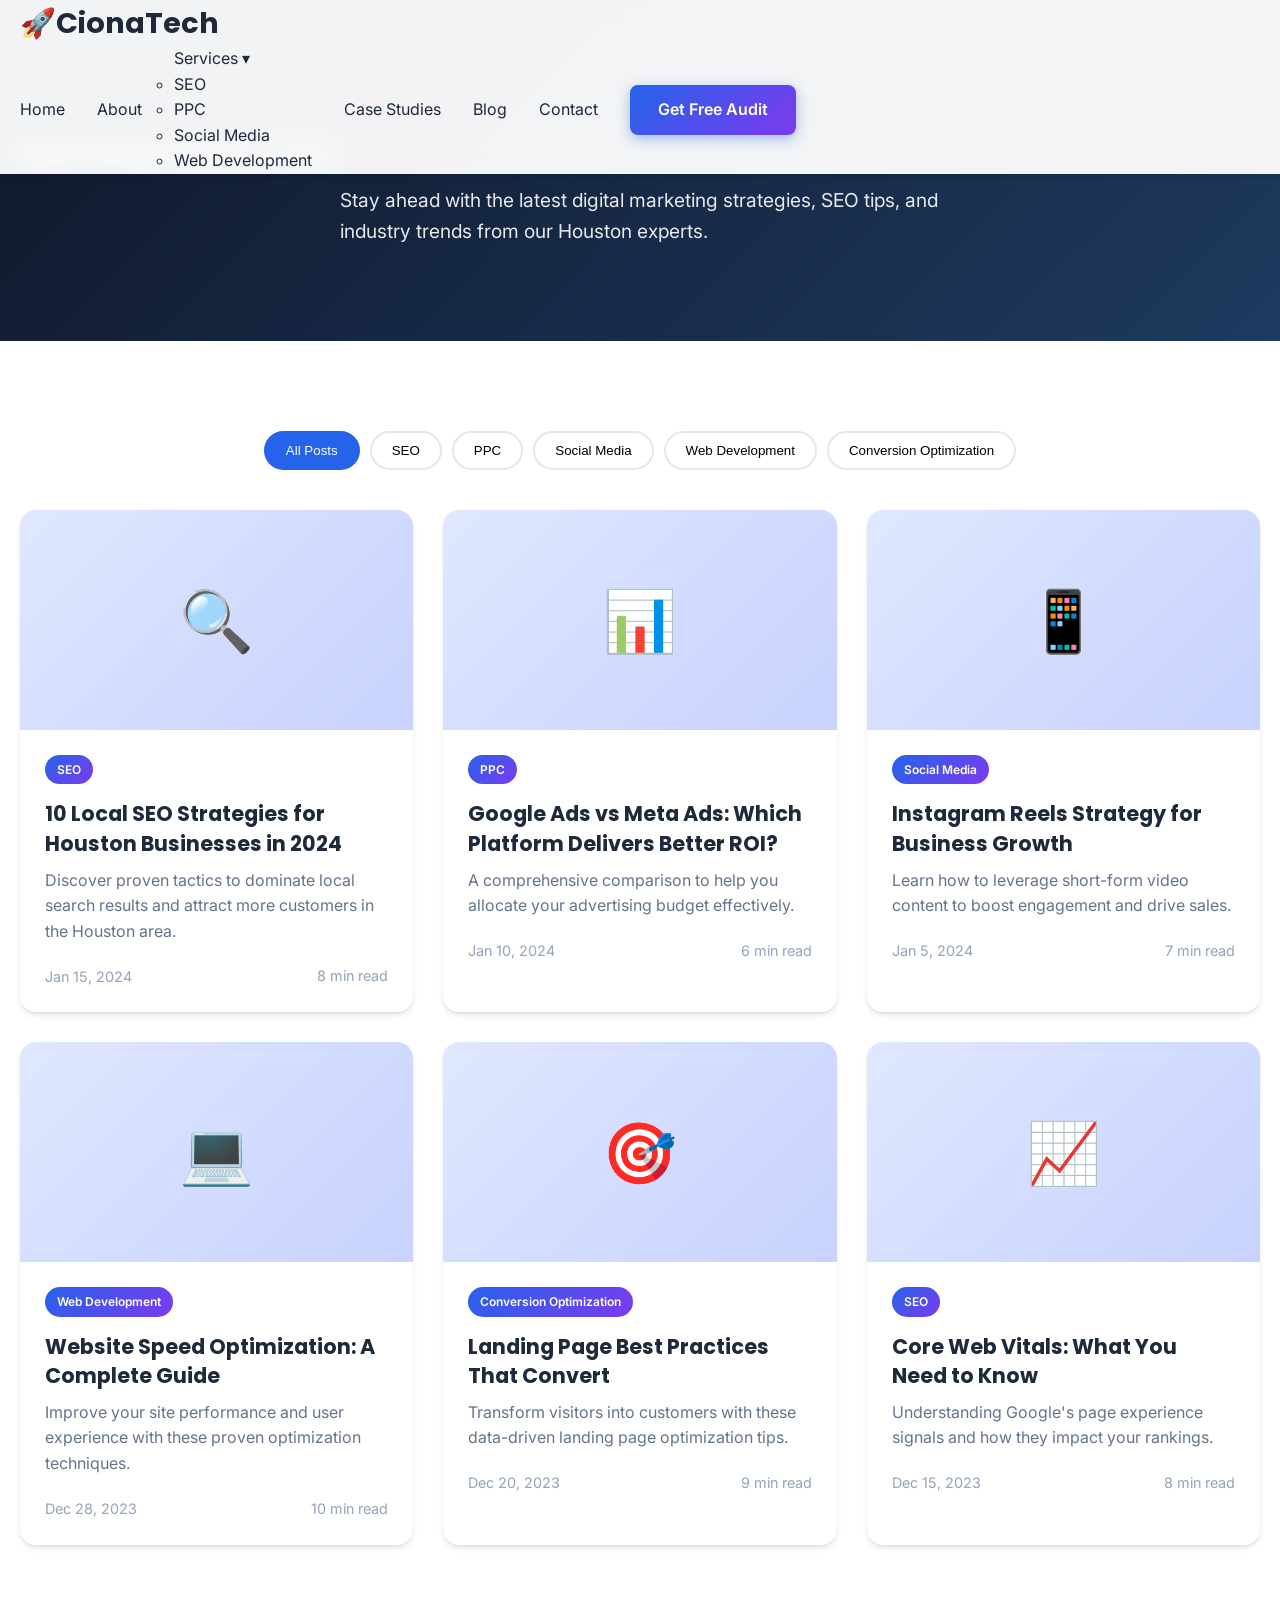
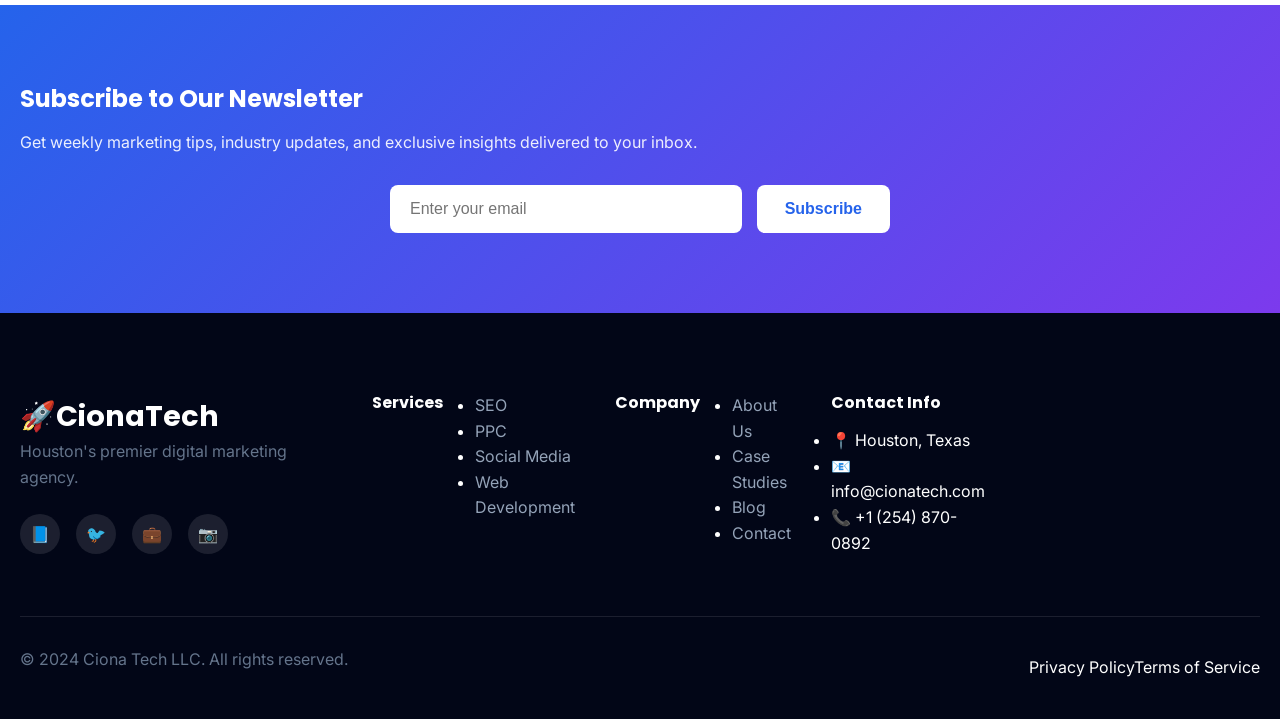
<file: cionatech-website/blog.html>
<!DOCTYPE html>
<html lang="en">
<head>
    <meta charset="UTF-8">
    <meta name="viewport" content="width=device-width, initial-scale=1.0">
    <meta name="description" content="Digital marketing insights, SEO tips, PPC strategies, and industry trends from Ciona Tech LLC - Houston's marketing experts.">
    <title>Blog | Ciona Tech LLC - Digital Marketing Insights</title>
    <link rel="preconnect" href="https://fonts.googleapis.com">
    <link href="https://fonts.googleapis.com/css2?family=Inter:wght@300;400;500;600;700&family=Poppins:wght@600;700&display=swap" rel="stylesheet">
    <link href="https://unpkg.com/aos@2.3.1/dist/aos.css" rel="stylesheet">
    <link rel="stylesheet" href="css/style.css">
    <style>
        .blog-hero { background: linear-gradient(135deg, #0f172a 0%, #1e3a5f 100%); padding: 140px 0 80px; color: white; }
        .blog-grid { display: grid; grid-template-columns: repeat(auto-fit, minmax(350px, 1fr)); gap: 30px; margin-top: 40px; }
        .blog-card { background: var(--white); border-radius: var(--border-radius-lg); overflow: hidden; box-shadow: var(--shadow-md); transition: var(--transition); }
        .blog-card:hover { transform: translateY(-5px); box-shadow: var(--shadow-xl); }
        .blog-image { height: 220px; background: linear-gradient(135deg, #e0e7ff 0%, #c7d2fe 100%); display: flex; align-items: center; justify-content: center; font-size: 60px; }
        .blog-content { padding: 25px; }
        .blog-category { display: inline-block; padding: 5px 12px; background: var(--gradient-primary); color: white; border-radius: 20px; font-size: 12px; font-weight: 600; margin-bottom: 15px; }
        .blog-title { font-size: 1.3rem; margin-bottom: 10px; line-height: 1.4; }
        .blog-excerpt { color: var(--text-secondary); margin-bottom: 20px; }
        .blog-meta { display: flex; justify-content: space-between; align-items: center; color: var(--text-light); font-size: 0.9rem; }
        .newsletter-section { background: var(--gradient-primary); padding: 80px 0; color: white; }
        .newsletter-form { max-width: 500px; margin: 30px auto 0; display: flex; gap: 15px; }
        .newsletter-input { flex: 1; padding: 15px 20px; border: none; border-radius: var(--border-radius); font-size: 1rem; }
        .categories-filter { display: flex; gap: 10px; flex-wrap: wrap; margin: 30px 0; justify-content: center; }
        .filter-btn { padding: 10px 20px; border: 2px solid #e2e8f0; background: white; border-radius: 25px; cursor: pointer; transition: var(--transition); font-weight: 500; }
        .filter-btn:hover, .filter-btn.active { border-color: var(--primary-color); background: var(--primary-color); color: white; }
        @media (max-width: 600px) { .newsletter-form { flex-direction: column; } }
    </style>
</head>
<body>
    <nav class="navbar"><div class="container"><div class="nav-wrapper"><a href="index.html" class="logo"><span class="logo-icon">🚀</span><span class="logo-text">Ciona<span>Tech</span></span></a><button class="mobile-menu-toggle"><span></span><span></span><span></span></button><ul class="nav-menu"><li><a href="index.html">Home</a></li><li><a href="about.html">About</a></li><li class="has-dropdown"><a href="#">Services ▾</a><ul class="dropdown"><li><a href="services-seo.html">SEO</a></li><li><a href="services-ppc.html">PPC</a></li><li><a href="services-social.html">Social Media</a></li><li><a href="services-web.html">Web Development</a></li></ul></li><li><a href="case-studies.html">Case Studies</a></li><li><a href="blog.html" class="active">Blog</a></li><li><a href="contact.html">Contact</a></li><li><a href="contact.html" class="btn btn-primary nav-cta">Get Free Audit</a></li></ul></div></div></nav>

    <section class="blog-hero"><div class="container text-center"><h1 style="color:white;">Marketing Insights & Tips</h1><p style="color:rgba(255,255,255,0.9);font-size:1.2rem;max-width:600px;margin:15px auto;">Stay ahead with the latest digital marketing strategies, SEO tips, and industry trends from our Houston experts.</p></div></section>

    <section style="padding:60px 0;"><div class="container">
        <div class="categories-filter">
            <button class="filter-btn active">All Posts</button>
            <button class="filter-btn">SEO</button>
            <button class="filter-btn">PPC</button>
            <button class="filter-btn">Social Media</button>
            <button class="filter-btn">Web Development</button>
            <button class="filter-btn">Conversion Optimization</button>
        </div>
        <div class="blog-grid">
            <article class="blog-card" data-aos="fade-up"><div class="blog-image">🔍</div><div class="blog-content"><span class="blog-category">SEO</span><h3 class="blog-title">10 Local SEO Strategies for Houston Businesses in 2024</h3><p class="blog-excerpt">Discover proven tactics to dominate local search results and attract more customers in the Houston area.</p><div class="blog-meta"><span>Jan 15, 2024</span><span>8 min read</span></div></div></article>
            <article class="blog-card" data-aos="fade-up" data-aos-delay="100"><div class="blog-image">📊</div><div class="blog-content"><span class="blog-category">PPC</span><h3 class="blog-title">Google Ads vs Meta Ads: Which Platform Delivers Better ROI?</h3><p class="blog-excerpt">A comprehensive comparison to help you allocate your advertising budget effectively.</p><div class="blog-meta"><span>Jan 10, 2024</span><span>6 min read</span></div></div></article>
            <article class="blog-card" data-aos="fade-up" data-aos-delay="200"><div class="blog-image">📱</div><div class="blog-content"><span class="blog-category">Social Media</span><h3 class="blog-title">Instagram Reels Strategy for Business Growth</h3><p class="blog-excerpt">Learn how to leverage short-form video content to boost engagement and drive sales.</p><div class="blog-meta"><span>Jan 5, 2024</span><span>7 min read</span></div></div></article>
            <article class="blog-card" data-aos="fade-up"><div class="blog-image">💻</div><div class="blog-content"><span class="blog-category">Web Development</span><h3 class="blog-title">Website Speed Optimization: A Complete Guide</h3><p class="blog-excerpt">Improve your site performance and user experience with these proven optimization techniques.</p><div class="blog-meta"><span>Dec 28, 2023</span><span>10 min read</span></div></div></article>
            <article class="blog-card" data-aos="fade-up" data-aos-delay="100"><div class="blog-image">🎯</div><div class="blog-content"><span class="blog-category">Conversion Optimization</span><h3 class="blog-title">Landing Page Best Practices That Convert</h3><p class="blog-excerpt">Transform visitors into customers with these data-driven landing page optimization tips.</p><div class="blog-meta"><span>Dec 20, 2023</span><span>9 min read</span></div></div></article>
            <article class="blog-card" data-aos="fade-up" data-aos-delay="200"><div class="blog-image">📈</div><div class="blog-content"><span class="blog-category">SEO</span><h3 class="blog-title">Core Web Vitals: What You Need to Know</h3><p class="blog-excerpt">Understanding Google's page experience signals and how they impact your rankings.</p><div class="blog-meta"><span>Dec 15, 2023</span><span>8 min read</span></div></div></article>
        </div>
    </div></section>

    <section class="newsletter-section"><div class="container text-center"><h2 style="color:white;">Subscribe to Our Newsletter</h2><p style="color:rgba(255,255,255,0.9);">Get weekly marketing tips, industry updates, and exclusive insights delivered to your inbox.</p><form class="newsletter-form" onsubmit="event.preventDefault();alert('Thanks for subscribing!');this.reset();"><input type="email" class="newsletter-input" placeholder="Enter your email" required><button type="submit" class="btn btn-white">Subscribe</button></form></div></section>

    <footer class="footer"><div class="container"><div class="footer-grid"><div class="footer-about"><a href="index.html" class="logo"><span class="logo-icon">🚀</span><span class="logo-text">Ciona<span>Tech</span></span></a><p>Houston's premier digital marketing agency.</p><div class="social-links"><a href="#">📘</a><a href="#">🐦</a><a href="#">💼</a><a href="#">📷</a></div></div><div class="footer-links"><h4>Services</h4><ul><li><a href="services-seo.html">SEO</a></li><li><a href="services-ppc.html">PPC</a></li><li><a href="services-social.html">Social Media</a></li><li><a href="services-web.html">Web Development</a></li></ul></div><div class="footer-links"><h4>Company</h4><ul><li><a href="about.html">About Us</a></li><li><a href="case-studies.html">Case Studies</a></li><li><a href="blog.html">Blog</a></li><li><a href="contact.html">Contact</a></li></ul></div><div class="footer-contact"><h4>Contact Info</h4><ul><li>📍 Houston, Texas</li><li>📧 info@cionatech.com</li><li>📞 +1 (254) 870-0892</li></ul></div></div><div class="footer-bottom"><p>&copy; 2024 Ciona Tech LLC. All rights reserved.</p><div class="legal-links"><a href="privacy-policy.html">Privacy Policy</a><a href="terms.html">Terms of Service</a></div></div></div></footer>

    <script src="https://unpkg.com/aos@2.3.1/dist/aos.js"></script>
    <script src="js/main.js"></script>
    <script>AOS.init({duration:800,easing:'ease-out-cubic',once:true});document.querySelectorAll('.filter-btn').forEach(btn=>{btn.addEventListener('click',()=>{document.querySelectorAll('.filter-btn').forEach(b=>b.classList.remove('active'));btn.classList.add('active');});});</script>
</body>
</html>
</file>
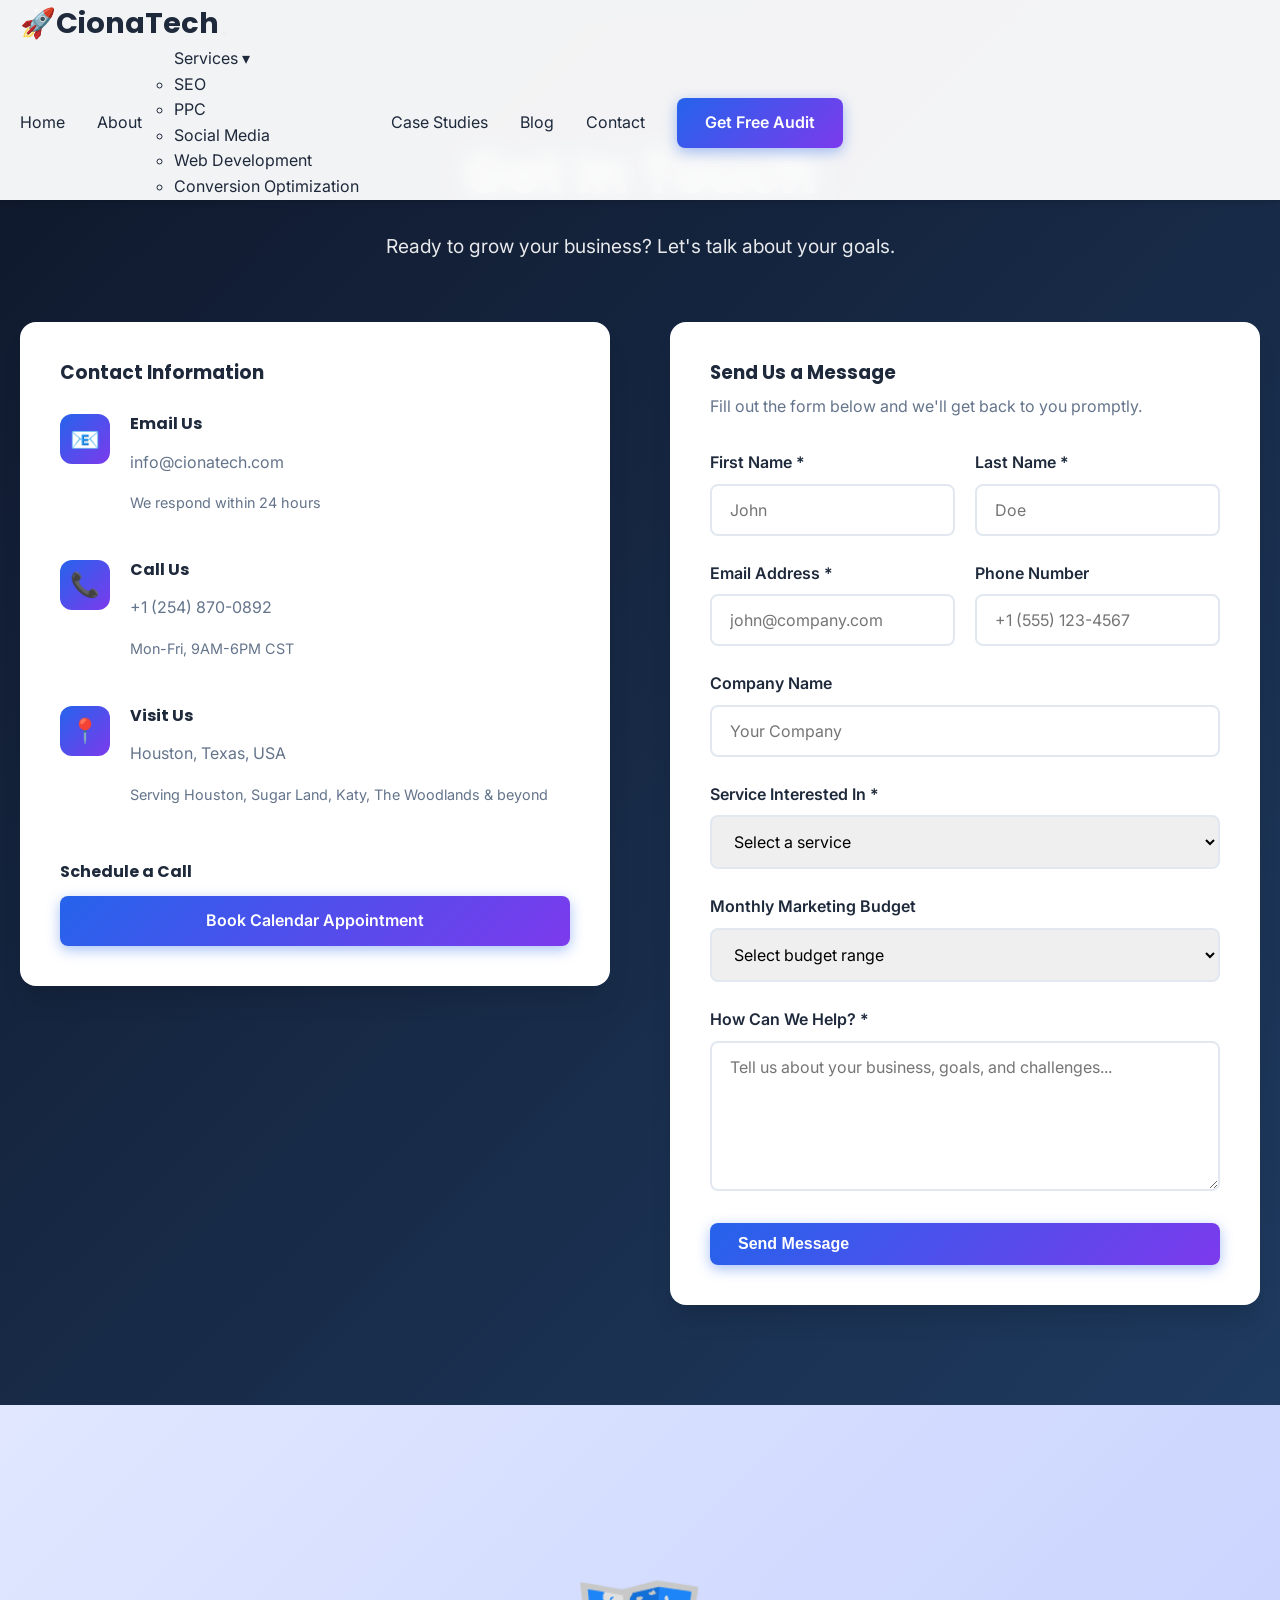
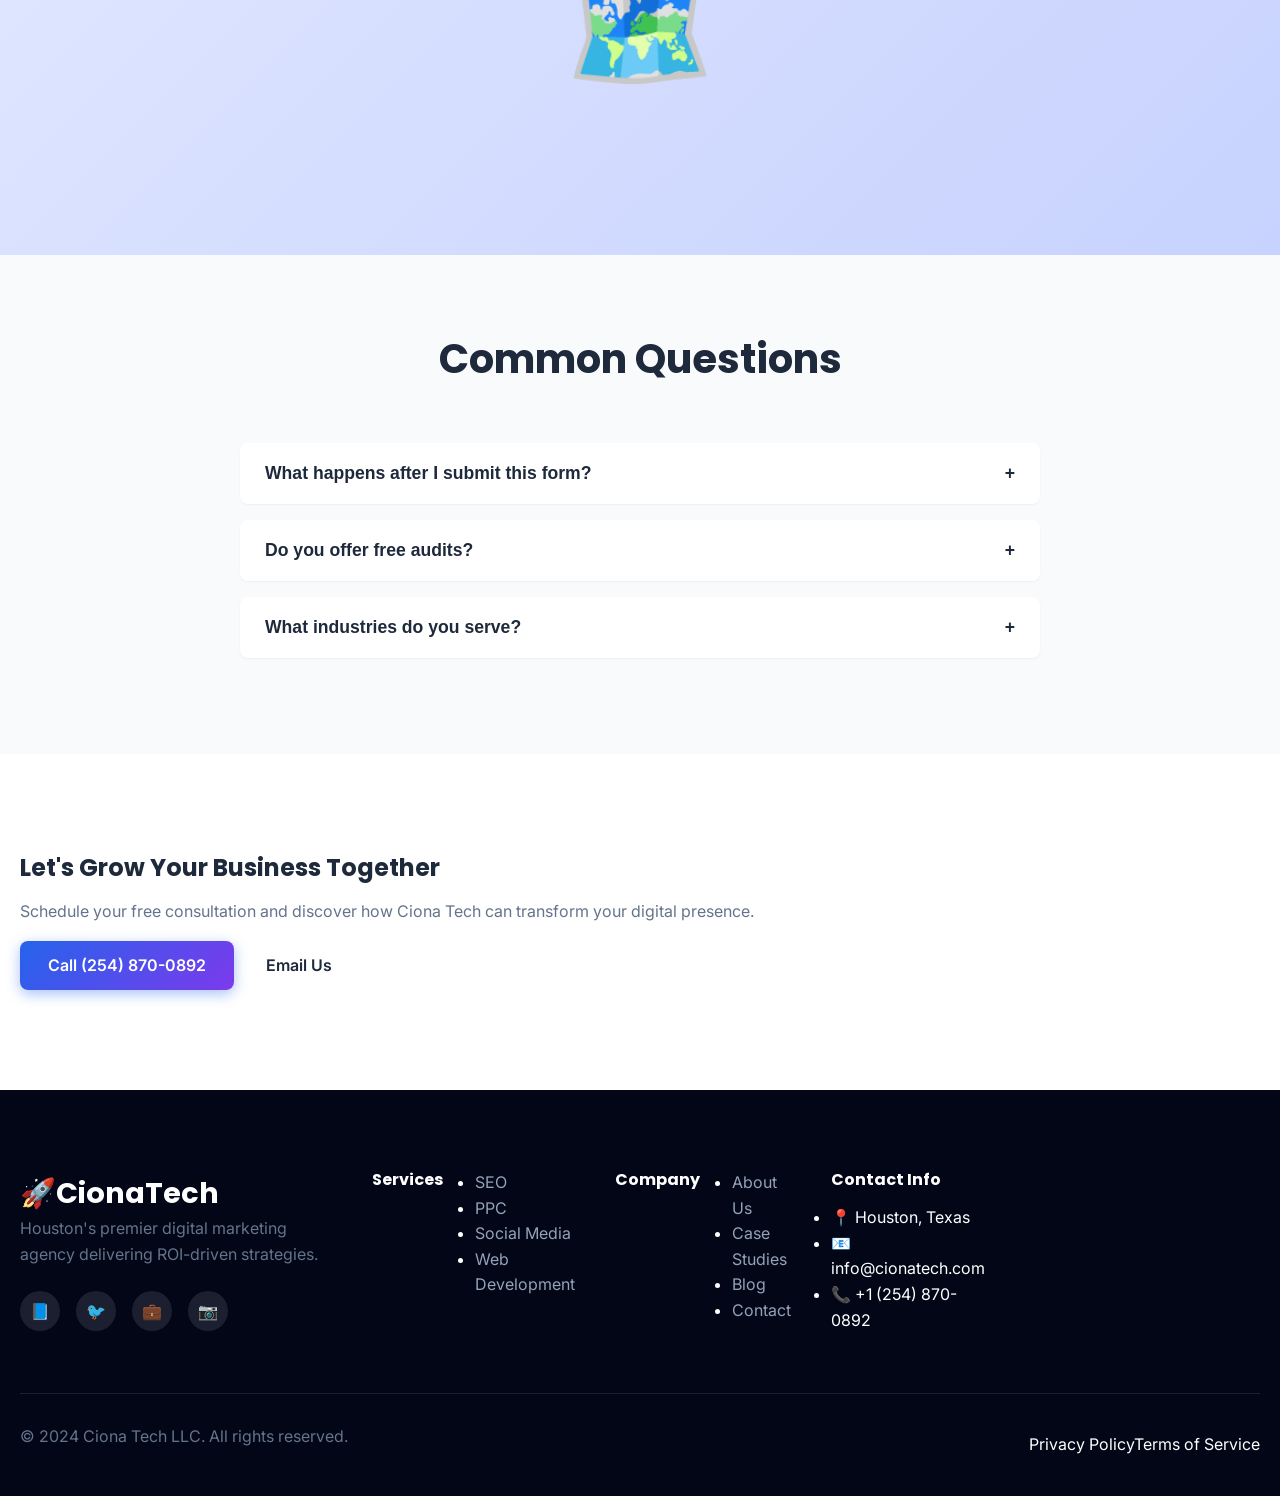
<file: cionatech-website/contact.html>
<!DOCTYPE html>
<html lang="en">
<head>
    <meta charset="UTF-8">
    <meta name="viewport" content="width=device-width, initial-scale=1.0">
    <meta name="description" content="Contact Ciona Tech LLC - Houston digital marketing agency. Get your free audit today. Call (254) 870-0892 or email info@cionatech.com">
    <meta name="keywords" content="contact digital marketing agency Houston, marketing consultation, free SEO audit Houston">
    <title>Contact Us | Ciona Tech LLC - Houston Digital Marketing Agency</title>
    <link rel="preconnect" href="https://fonts.googleapis.com">
    <link rel="preconnect" href="https://fonts.gstatic.com" crossorigin>
    <link href="https://fonts.googleapis.com/css2?family=Inter:wght@300;400;500;600;700&family=Poppins:wght@600;700;800&display=swap" rel="stylesheet">
    <link href="https://unpkg.com/aos@2.3.1/dist/aos.css" rel="stylesheet">
    <link rel="stylesheet" href="css/style.css">
    <style>
        .contact-hero { background: linear-gradient(135deg, #0f172a 0%, #1e3a5f 100%); padding: 140px 0 100px; }
        .contact-grid { display: grid; grid-template-columns: 1fr 1fr; gap: 60px; margin-top: 60px; }
        .contact-info-box { background: var(--white); padding: 40px; border-radius: var(--border-radius-lg); box-shadow: var(--shadow-xl); }
        .contact-item { display: flex; align-items: flex-start; gap: 20px; margin-bottom: 30px; }
        .contact-icon { width: 50px; height: 50px; background: var(--gradient-primary); border-radius: 12px; display: flex; align-items: center; justify-content: center; font-size: 24px; flex-shrink: 0; }
        .contact-form-wrapper { background: var(--white); padding: 40px; border-radius: var(--border-radius-lg); box-shadow: var(--shadow-xl); }
        .form-group { margin-bottom: 25px; }
        .form-row { display: grid; grid-template-columns: 1fr 1fr; gap: 20px; }
        .form-label { display: block; margin-bottom: 8px; font-weight: 600; color: var(--text-primary); }
        .form-input, .form-select, .form-textarea { width: 100%; padding: 14px 18px; border: 2px solid #e2e8f0; border-radius: var(--border-radius); font-size: 1rem; transition: var(--transition); font-family: 'Inter', sans-serif; }
        .form-input:focus, .form-select:focus, .form-textarea:focus { outline: none; border-color: var(--primary-color); box-shadow: 0 0 0 3px rgba(37, 99, 235, 0.1); }
        .form-textarea { min-height: 150px; resize: vertical; }
        .map-section { padding: 0; }
        .map-container { height: 450px; background: linear-gradient(135deg, #e0e7ff 0%, #c7d2fe 100%); display: flex; align-items: center; justify-content: center; font-size: 120px; }
        @media (max-width: 968px) { .contact-grid { grid-template-columns: 1fr; } .form-row { grid-template-columns: 1fr; } }
    </style>
</head>
<body>
    <nav class="navbar">
        <div class="container">
            <div class="nav-wrapper">
                <a href="index.html" class="logo"><span class="logo-icon">🚀</span><span class="logo-text">Ciona<span>Tech</span></span></a>
                <button class="mobile-menu-toggle" aria-label="Toggle Menu"><span></span><span></span><span></span></button>
                <ul class="nav-menu">
                    <li><a href="index.html">Home</a></li>
                    <li><a href="about.html">About</a></li>
                    <li class="has-dropdown"><a href="#services">Services ▾</a>
                        <ul class="dropdown">
                            <li><a href="services-seo.html">SEO</a></li>
                            <li><a href="services-ppc.html">PPC</a></li>
                            <li><a href="services-social.html">Social Media</a></li>
                            <li><a href="services-web.html">Web Development</a></li>
                            <li><a href="services-cro.html">Conversion Optimization</a></li>
                        </ul>
                    </li>
                    <li><a href="case-studies.html">Case Studies</a></li>
                    <li><a href="blog.html">Blog</a></li>
                    <li><a href="contact.html" class="active">Contact</a></li>
                    <li><a href="contact.html" class="btn btn-primary nav-cta">Get Free Audit</a></li>
                </ul>
            </div>
        </div>
    </nav>

    <section class="contact-hero">
        <div class="container">
            <div class="section-header text-center" data-aos="fade-up">
                <h1 class="hero-title" style="color:white;">Get In Touch</h1>
                <p class="section-subtitle" style="color:rgba(255,255,255,0.9);font-size:1.2rem;">Ready to grow your business? Let's talk about your goals.</p>
            </div>
            <div class="contact-grid">
                <div data-aos="fade-right">
                    <div class="contact-info-box">
                        <h3 style="margin-bottom:30px;">Contact Information</h3>
                        <div class="contact-item">
                            <div class="contact-icon">📧</div>
                            <div>
                                <h4>Email Us</h4>
                                <p><a href="mailto:info@cionatech.com">info@cionatech.com</a></p>
                                <p style="font-size:0.9rem;color:var(--text-secondary);">We respond within 24 hours</p>
                            </div>
                        </div>
                        <div class="contact-item">
                            <div class="contact-icon">📞</div>
                            <div>
                                <h4>Call Us</h4>
                                <p><a href="tel:+12548700892">+1 (254) 870-0892</a></p>
                                <p style="font-size:0.9rem;color:var(--text-secondary);">Mon-Fri, 9AM-6PM CST</p>
                            </div>
                        </div>
                        <div class="contact-item">
                            <div class="contact-icon">📍</div>
                            <div>
                                <h4>Visit Us</h4>
                                <p>Houston, Texas, USA</p>
                                <p style="font-size:0.9rem;color:var(--text-secondary);">Serving Houston, Sugar Land, Katy, The Woodlands & beyond</p>
                            </div>
                        </div>
                        <div style="margin-top:40px;">
                            <h4 style="margin-bottom:15px;">Schedule a Call</h4>
                            <a href="#" class="btn btn-primary" style="width:100%;justify-content:center;">Book Calendar Appointment</a>
                        </div>
                    </div>
                </div>
                <div data-aos="fade-left">
                    <div class="contact-form-wrapper">
                        <h3 style="margin-bottom:10px;">Send Us a Message</h3>
                        <p style="margin-bottom:30px;color:var(--text-secondary);">Fill out the form below and we'll get back to you promptly.</p>
                        <form id="contactForm">
                            <div class="form-row">
                                <div class="form-group">
                                    <label class="form-label">First Name *</label>
                                    <input type="text" class="form-input" required placeholder="John">
                                </div>
                                <div class="form-group">
                                    <label class="form-label">Last Name *</label>
                                    <input type="text" class="form-input" required placeholder="Doe">
                                </div>
                            </div>
                            <div class="form-row">
                                <div class="form-group">
                                    <label class="form-label">Email Address *</label>
                                    <input type="email" class="form-input" required placeholder="john@company.com">
                                </div>
                                <div class="form-group">
                                    <label class="form-label">Phone Number</label>
                                    <input type="tel" class="form-input" placeholder="+1 (555) 123-4567">
                                </div>
                            </div>
                            <div class="form-group">
                                <label class="form-label">Company Name</label>
                                <input type="text" class="form-input" placeholder="Your Company">
                            </div>
                            <div class="form-group">
                                <label class="form-label">Service Interested In *</label>
                                <select class="form-select" required>
                                    <option value="">Select a service</option>
                                    <option value="seo">SEO Services</option>
                                    <option value="ppc">PPC / Paid Ads</option>
                                    <option value="social">Social Media Marketing</option>
                                    <option value="web">Web Development</option>
                                    <option value="cro">Conversion Optimization</option>
                                    <option value="full">Full-Service Marketing</option>
                                    <option value="other">Other</option>
                                </select>
                            </div>
                            <div class="form-group">
                                <label class="form-label">Monthly Marketing Budget</label>
                                <select class="form-select">
                                    <option value="">Select budget range</option>
                                    <option value="under-1k">Under $1,000</option>
                                    <option value="1k-3k">$1,000 - $3,000</option>
                                    <option value="3k-5k">$3,000 - $5,000</option>
                                    <option value="5k-10k">$5,000 - $10,000</option>
                                    <option value="10k-plus">$10,000+</option>
                                </select>
                            </div>
                            <div class="form-group">
                                <label class="form-label">How Can We Help? *</label>
                                <textarea class="form-textarea" required placeholder="Tell us about your business, goals, and challenges..."></textarea>
                            </div>
                            <button type="submit" class="btn btn-primary" style="width:100%;">Send Message</button>
                        </form>
                    </div>
                </div>
            </div>
        </div>
    </section>

    <section class="map-section">
        <div class="map-container">🗺️</div>
    </section>

    <section class="faq-section" style="padding:80px 0;background:var(--light-bg);">
        <div class="container">
            <div class="section-header text-center" data-aos="fade-up">
                <h2 class="section-title">Common Questions</h2>
            </div>
            <div class="faq-container" style="max-width:800px;margin:40px auto 0;">
                <div class="faq-item" data-aos="fade-up">
                    <button class="faq-question">What happens after I submit this form?<span class="faq-icon">+</span></button>
                    <div class="faq-answer"><p>Within 24 hours, one of our strategists will contact you to schedule a free consultation. We'll discuss your goals and determine if we're a good fit.</p></div>
                </div>
                <div class="faq-item" data-aos="fade-up" data-aos-delay="100">
                    <button class="faq-question">Do you offer free audits?<span class="faq-icon">+</span></button>
                    <div class="faq-answer"><p>Yes! We provide complimentary website and marketing audits to identify opportunities for improvement.</p></div>
                </div>
                <div class="faq-item" data-aos="fade-up" data-aos-delay="200">
                    <button class="faq-question">What industries do you serve?<span class="faq-icon">+</span></button>
                    <div class="faq-answer"><p>We work with businesses across healthcare, real estate, e-commerce, legal, professional services, and more.</p></div>
                </div>
            </div>
        </div>
    </section>

    <section class="cta-section">
        <div class="container">
            <div class="cta-box" data-aos="zoom-in">
                <h2>Let's Grow Your Business Together</h2>
                <p>Schedule your free consultation and discover how Ciona Tech can transform your digital presence.</p>
                <div class="cta-buttons">
                    <a href="tel:+12548700892" class="btn btn-primary btn-large">Call (254) 870-0892</a>
                    <a href="mailto:info@cionatech.com" class="btn btn-outline-dark btn-large">Email Us</a>
                </div>
            </div>
        </div>
    </section>

    <footer class="footer">
        <div class="container">
            <div class="footer-grid">
                <div class="footer-about">
                    <a href="index.html" class="logo"><span class="logo-icon">🚀</span><span class="logo-text">Ciona<span>Tech</span></span></a>
                    <p>Houston's premier digital marketing agency delivering ROI-driven strategies.</p>
                    <div class="social-links"><a href="#">📘</a><a href="#">🐦</a><a href="#">💼</a><a href="#">📷</a></div>
                </div>
                <div class="footer-links"><h4>Services</h4><ul><li><a href="services-seo.html">SEO</a></li><li><a href="services-ppc.html">PPC</a></li><li><a href="services-social.html">Social Media</a></li><li><a href="services-web.html">Web Development</a></li></ul></div>
                <div class="footer-links"><h4>Company</h4><ul><li><a href="about.html">About Us</a></li><li><a href="case-studies.html">Case Studies</a></li><li><a href="blog.html">Blog</a></li><li><a href="contact.html">Contact</a></li></ul></div>
                <div class="footer-contact"><h4>Contact Info</h4><ul><li>📍 Houston, Texas</li><li>📧 info@cionatech.com</li><li>📞 +1 (254) 870-0892</li></ul></div>
            </div>
            <div class="footer-bottom"><p>&copy; 2024 Ciona Tech LLC. All rights reserved.</p><div class="legal-links"><a href="privacy-policy.html">Privacy Policy</a><a href="terms.html">Terms of Service</a></div></div>
        </div>
    </footer>

    <script src="https://unpkg.com/aos@2.3.1/dist/aos.js"></script>
    <script src="js/main.js"></script>
    <script>AOS.init({duration:800,easing:'ease-out-cubic',once:true});document.getElementById('contactForm').addEventListener('submit',function(e){e.preventDefault();alert('Thank you! We will contact you within 24 hours.');this.reset();});</script>
</body>
</html>
</file>
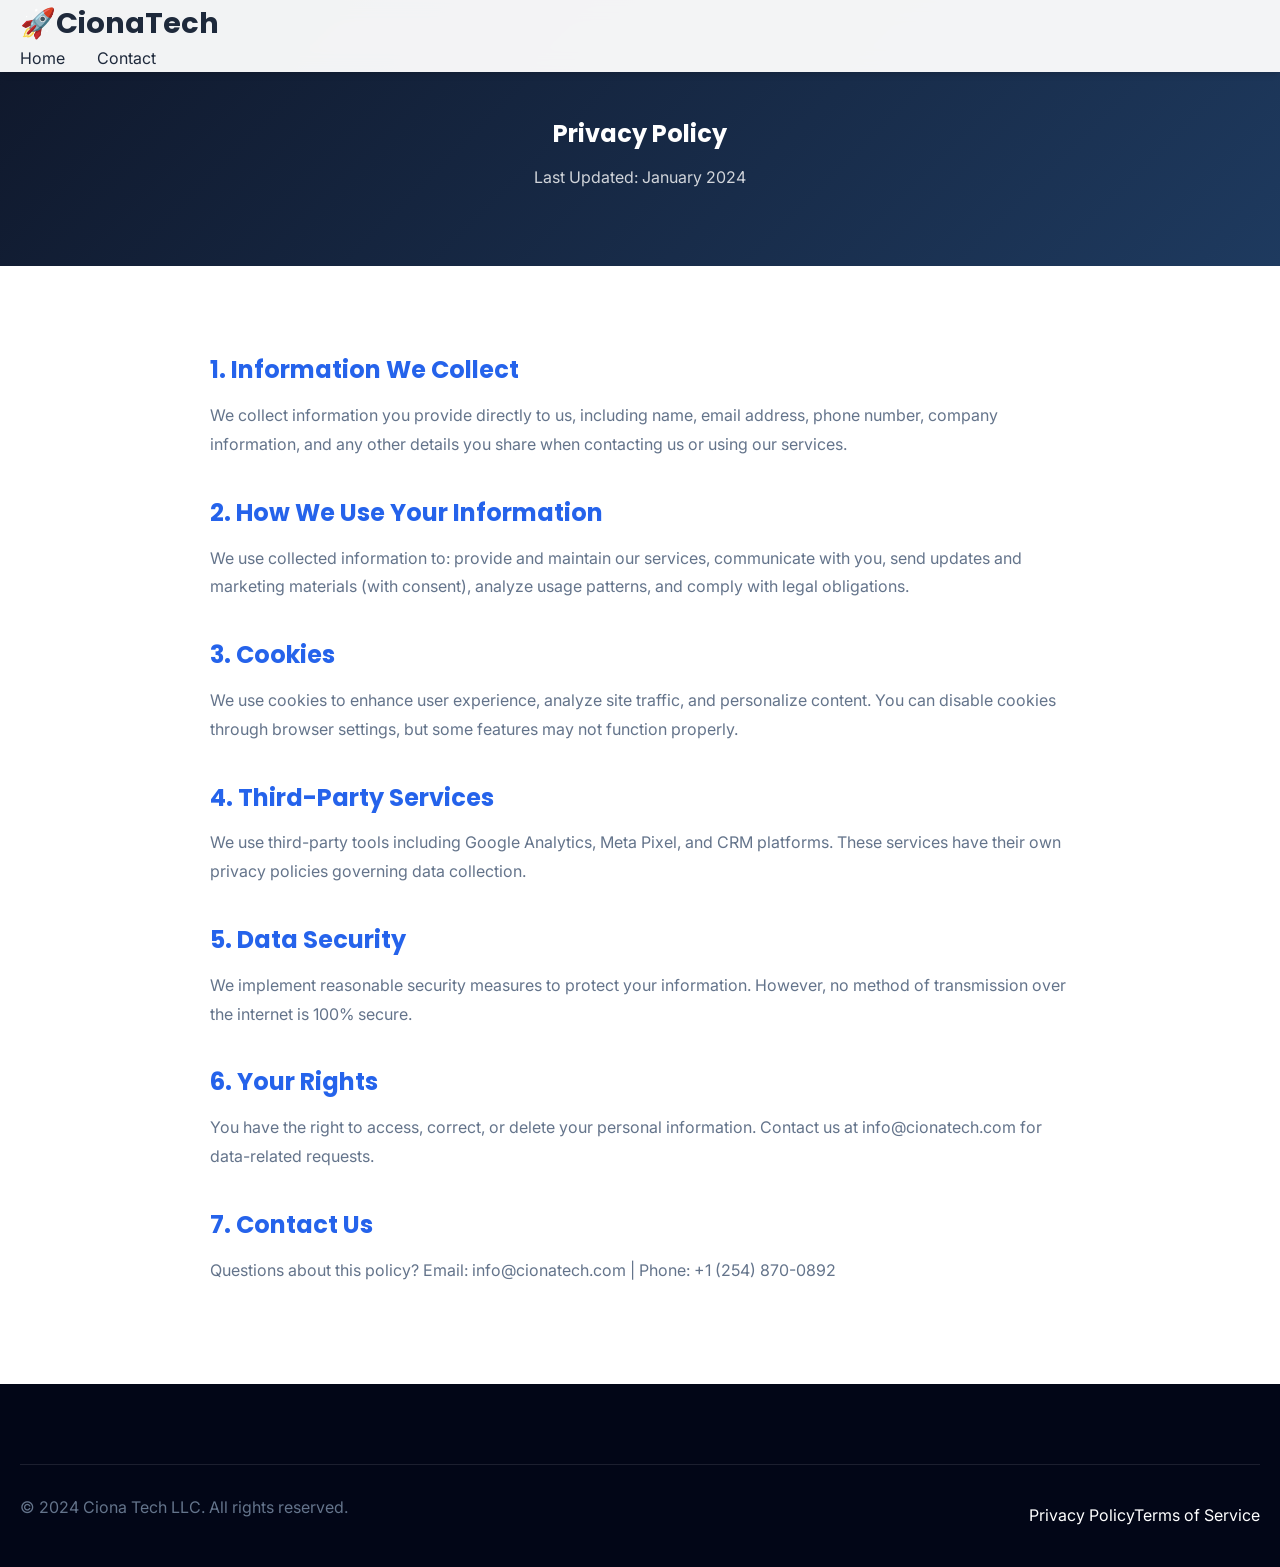
<file: cionatech-website/privacy-policy.html>
<!DOCTYPE html>
<html lang="en">
<head>
    <meta charset="UTF-8">
    <meta name="viewport" content="width=device-width, initial-scale=1.0">
    <title>Privacy Policy | Ciona Tech LLC</title>
    <link rel="preconnect" href="https://fonts.googleapis.com">
    <link href="https://fonts.googleapis.com/css2?family=Inter:wght@300;400;500;600;700&family=Poppins:wght@600;700&display=swap" rel="stylesheet">
    <link rel="stylesheet" href="css/style.css">
    <style>
        .legal-hero { background: linear-gradient(135deg, #0f172a 0%, #1e3a5f 100%); padding: 120px 0 60px; color: white; }
        .legal-content { max-width: 900px; margin: 0 auto; padding: 60px 20px; }
        .legal-section { margin-bottom: 40px; }
        .legal-section h2 { color: var(--primary-color); margin-top: 30px; }
        .legal-section p, .legal-section li { color: var(--text-secondary); line-height: 1.8; }
        .legal-section ul { margin-left: 20px; }
    </style>
</head>
<body>
    <nav class="navbar"><div class="container"><div class="nav-wrapper"><a href="index.html" class="logo"><span class="logo-icon">🚀</span><span class="logo-text">Ciona<span>Tech</span></span></a><ul class="nav-menu"><li><a href="index.html">Home</a></li><li><a href="contact.html">Contact</a></li></ul></div></div></nav>

    <section class="legal-hero"><div class="container"><h1 style="color:white;text-align:center;">Privacy Policy</h1><p style="text-align:center;color:rgba(255,255,255,0.8);margin-top:10px;">Last Updated: January 2024</p></div></section>

    <div class="legal-content">
        <div class="legal-section"><h2>1. Information We Collect</h2><p>We collect information you provide directly to us, including name, email address, phone number, company information, and any other details you share when contacting us or using our services.</p></div>
        <div class="legal-section"><h2>2. How We Use Your Information</h2><p>We use collected information to: provide and maintain our services, communicate with you, send updates and marketing materials (with consent), analyze usage patterns, and comply with legal obligations.</p></div>
        <div class="legal-section"><h2>3. Cookies</h2><p>We use cookies to enhance user experience, analyze site traffic, and personalize content. You can disable cookies through browser settings, but some features may not function properly.</p></div>
        <div class="legal-section"><h2>4. Third-Party Services</h2><p>We use third-party tools including Google Analytics, Meta Pixel, and CRM platforms. These services have their own privacy policies governing data collection.</p></div>
        <div class="legal-section"><h2>5. Data Security</h2><p>We implement reasonable security measures to protect your information. However, no method of transmission over the internet is 100% secure.</p></div>
        <div class="legal-section"><h2>6. Your Rights</h2><p>You have the right to access, correct, or delete your personal information. Contact us at info@cionatech.com for data-related requests.</p></div>
        <div class="legal-section"><h2>7. Contact Us</h2><p>Questions about this policy? Email: info@cionatech.com | Phone: +1 (254) 870-0892</p></div>
    </div>

    <footer class="footer"><div class="container"><div class="footer-bottom"><p>&copy; 2024 Ciona Tech LLC. All rights reserved.</p><div class="legal-links"><a href="privacy-policy.html">Privacy Policy</a><a href="terms.html">Terms of Service</a></div></div></div></footer>
</body>
</html>
</file>
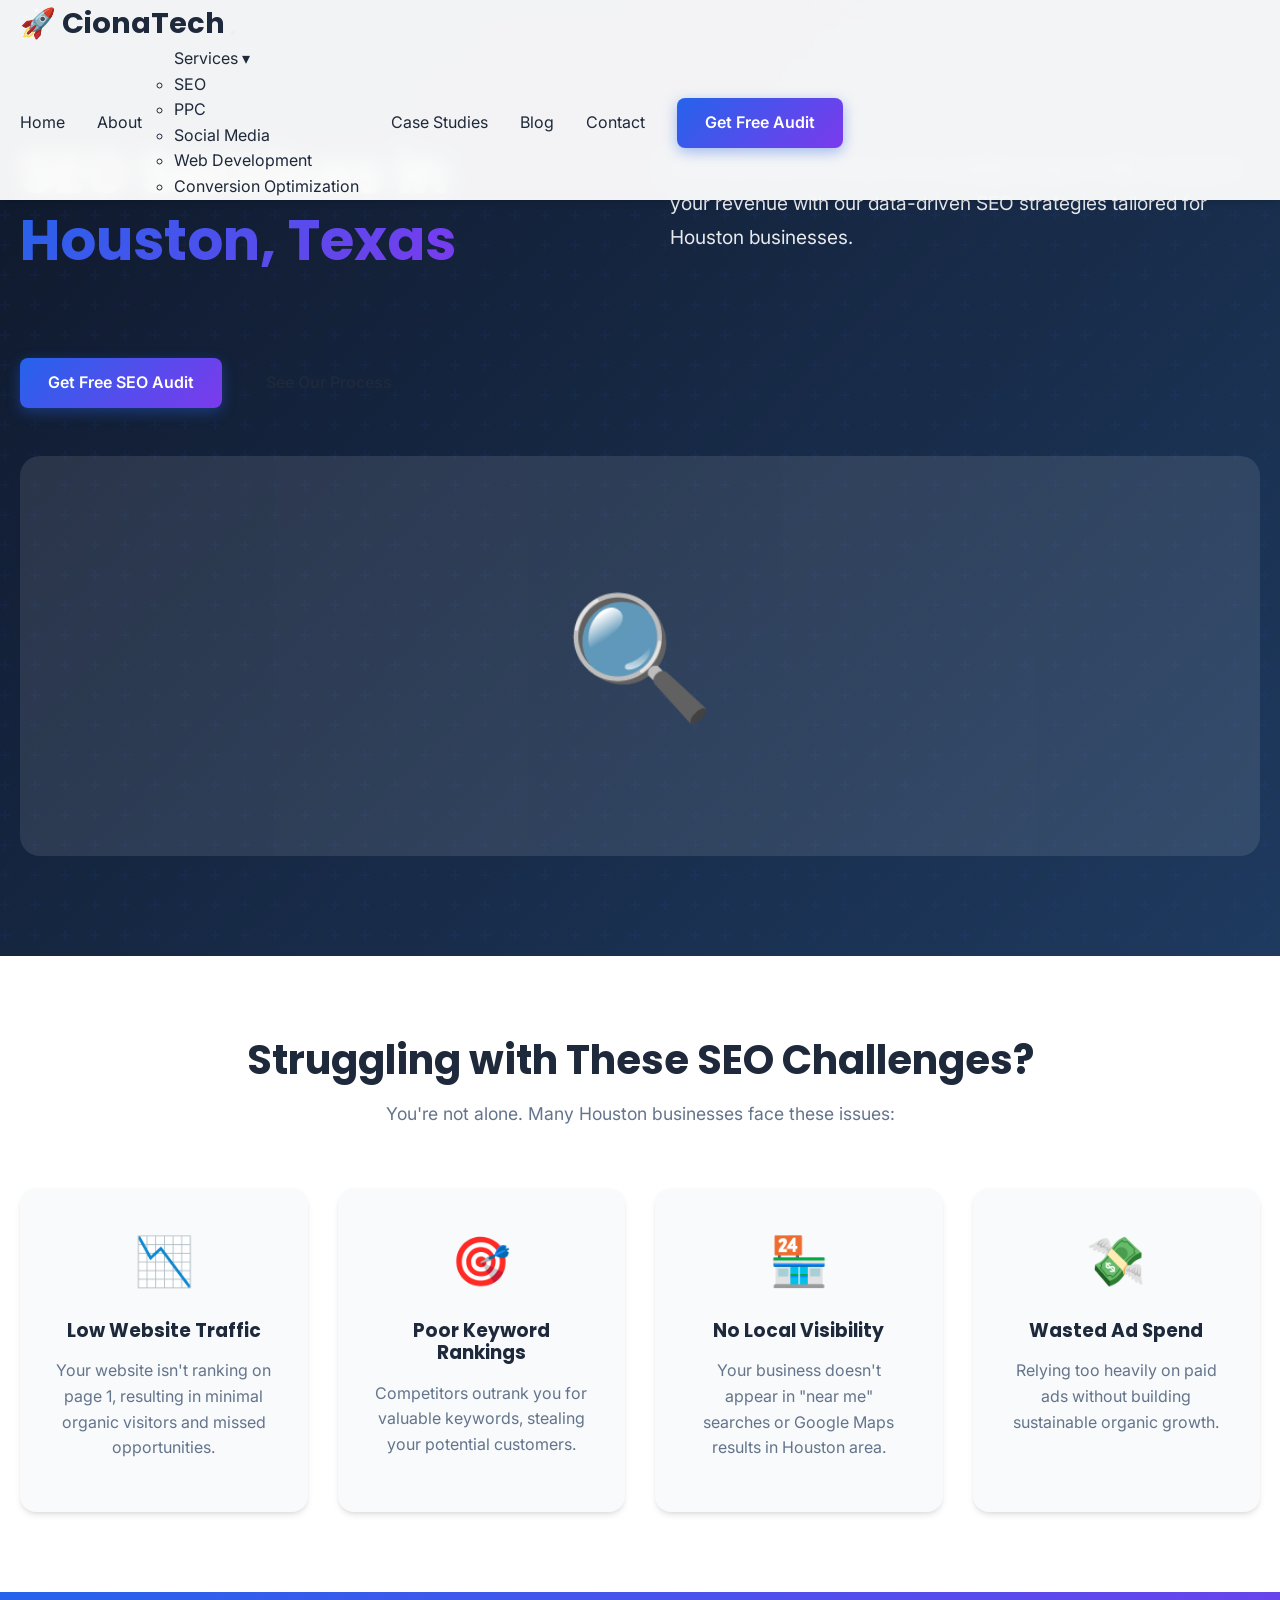
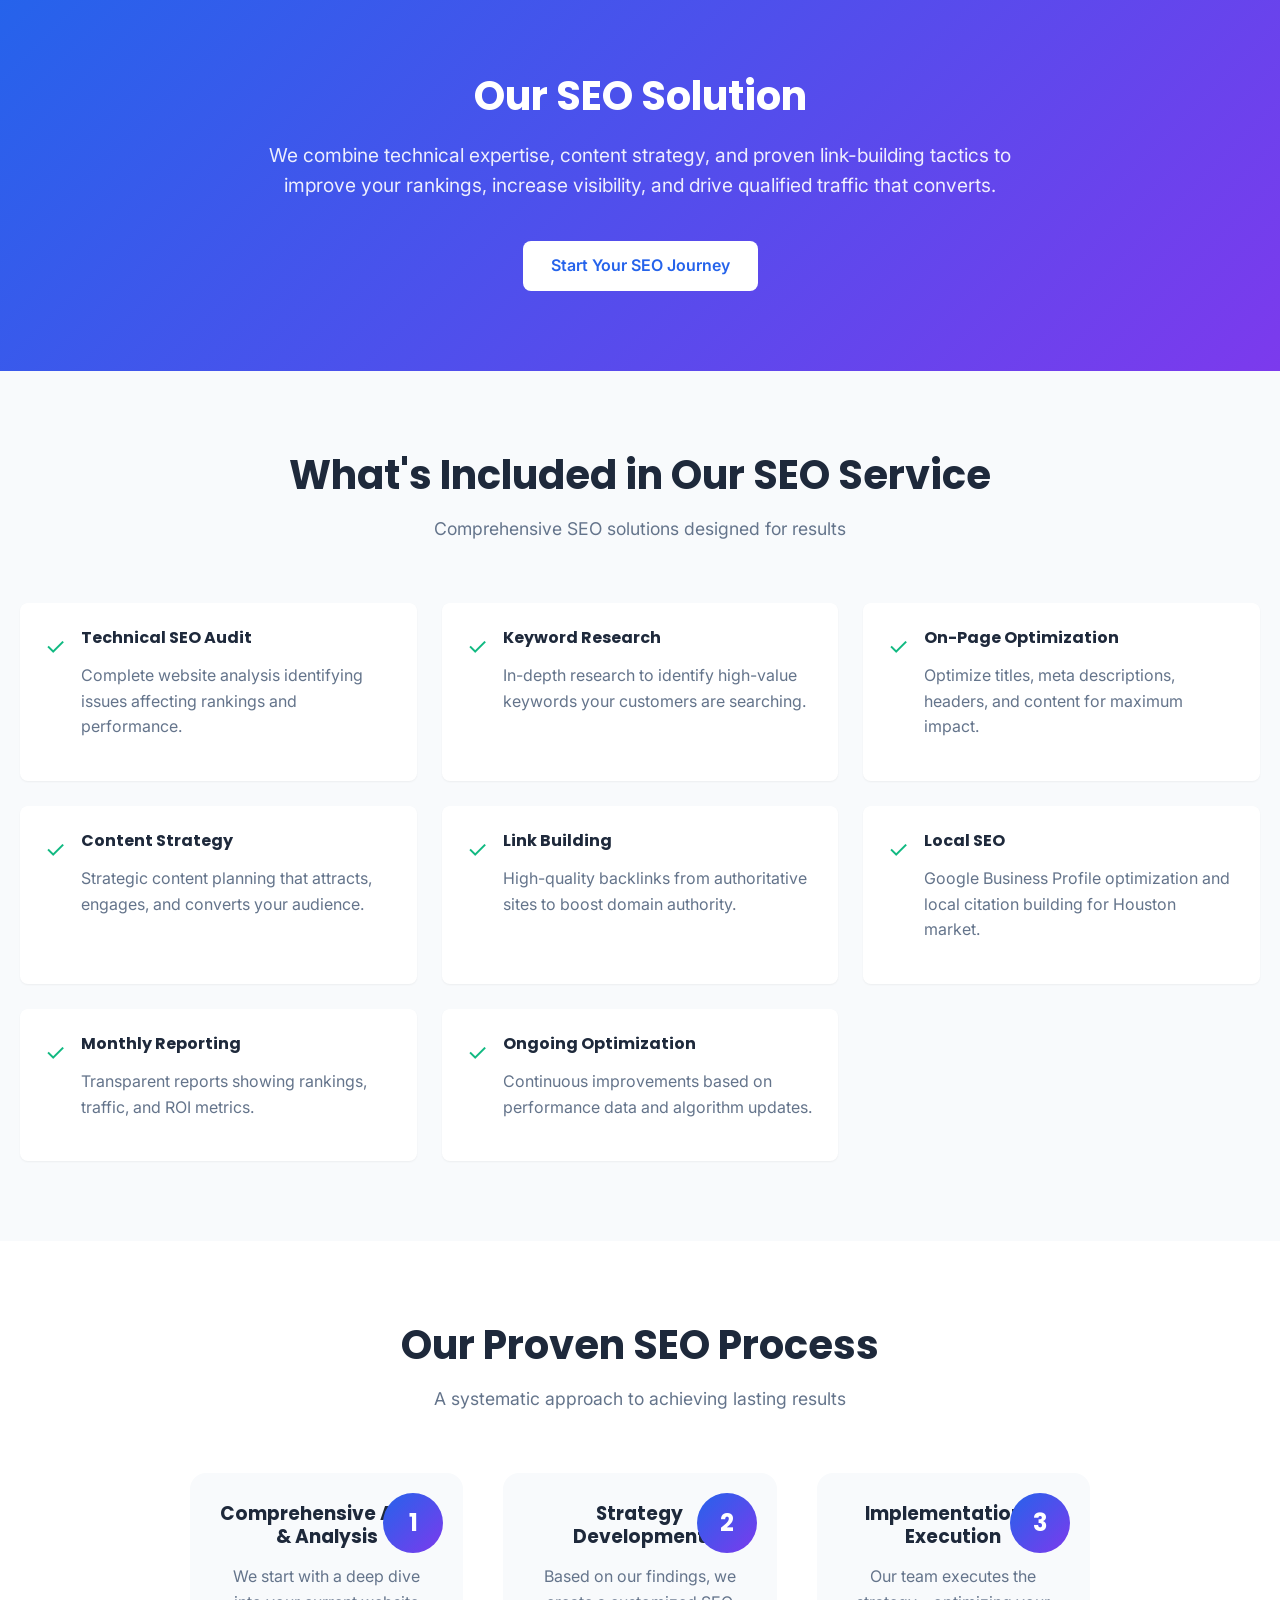
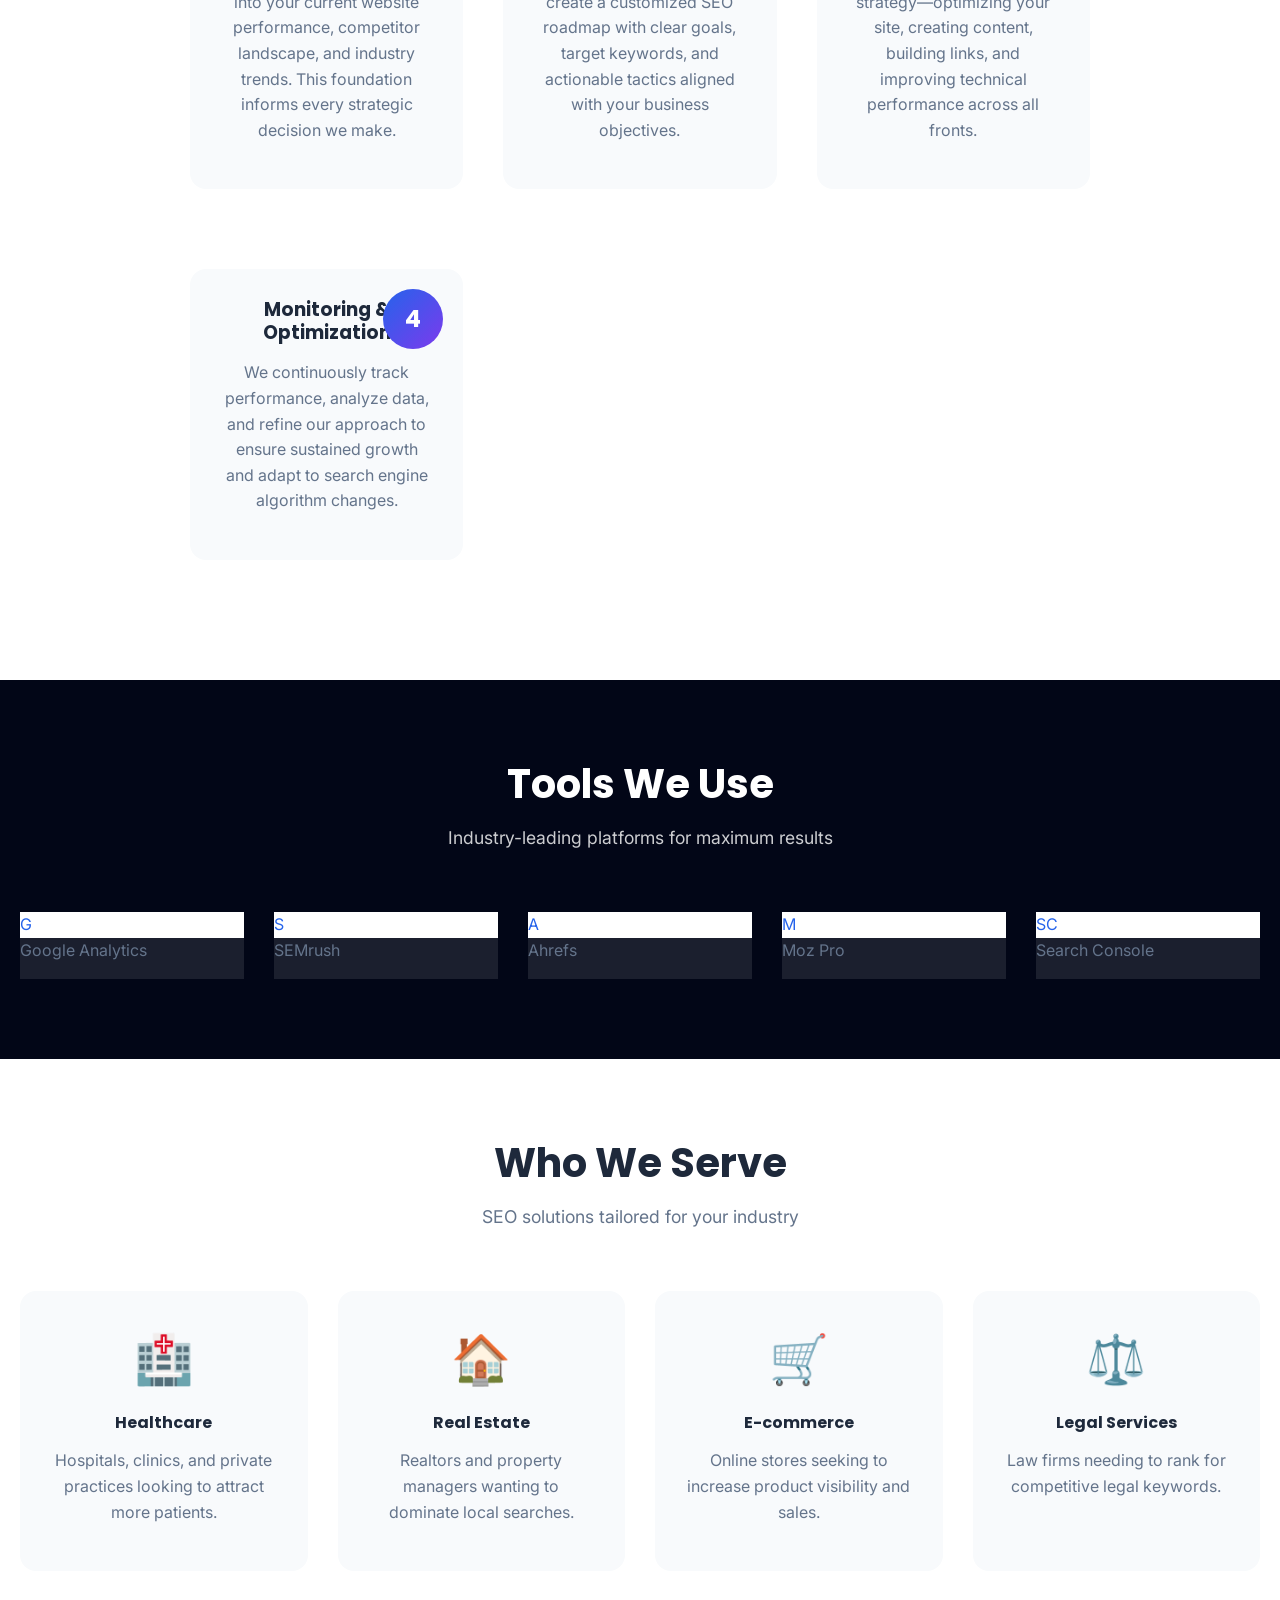
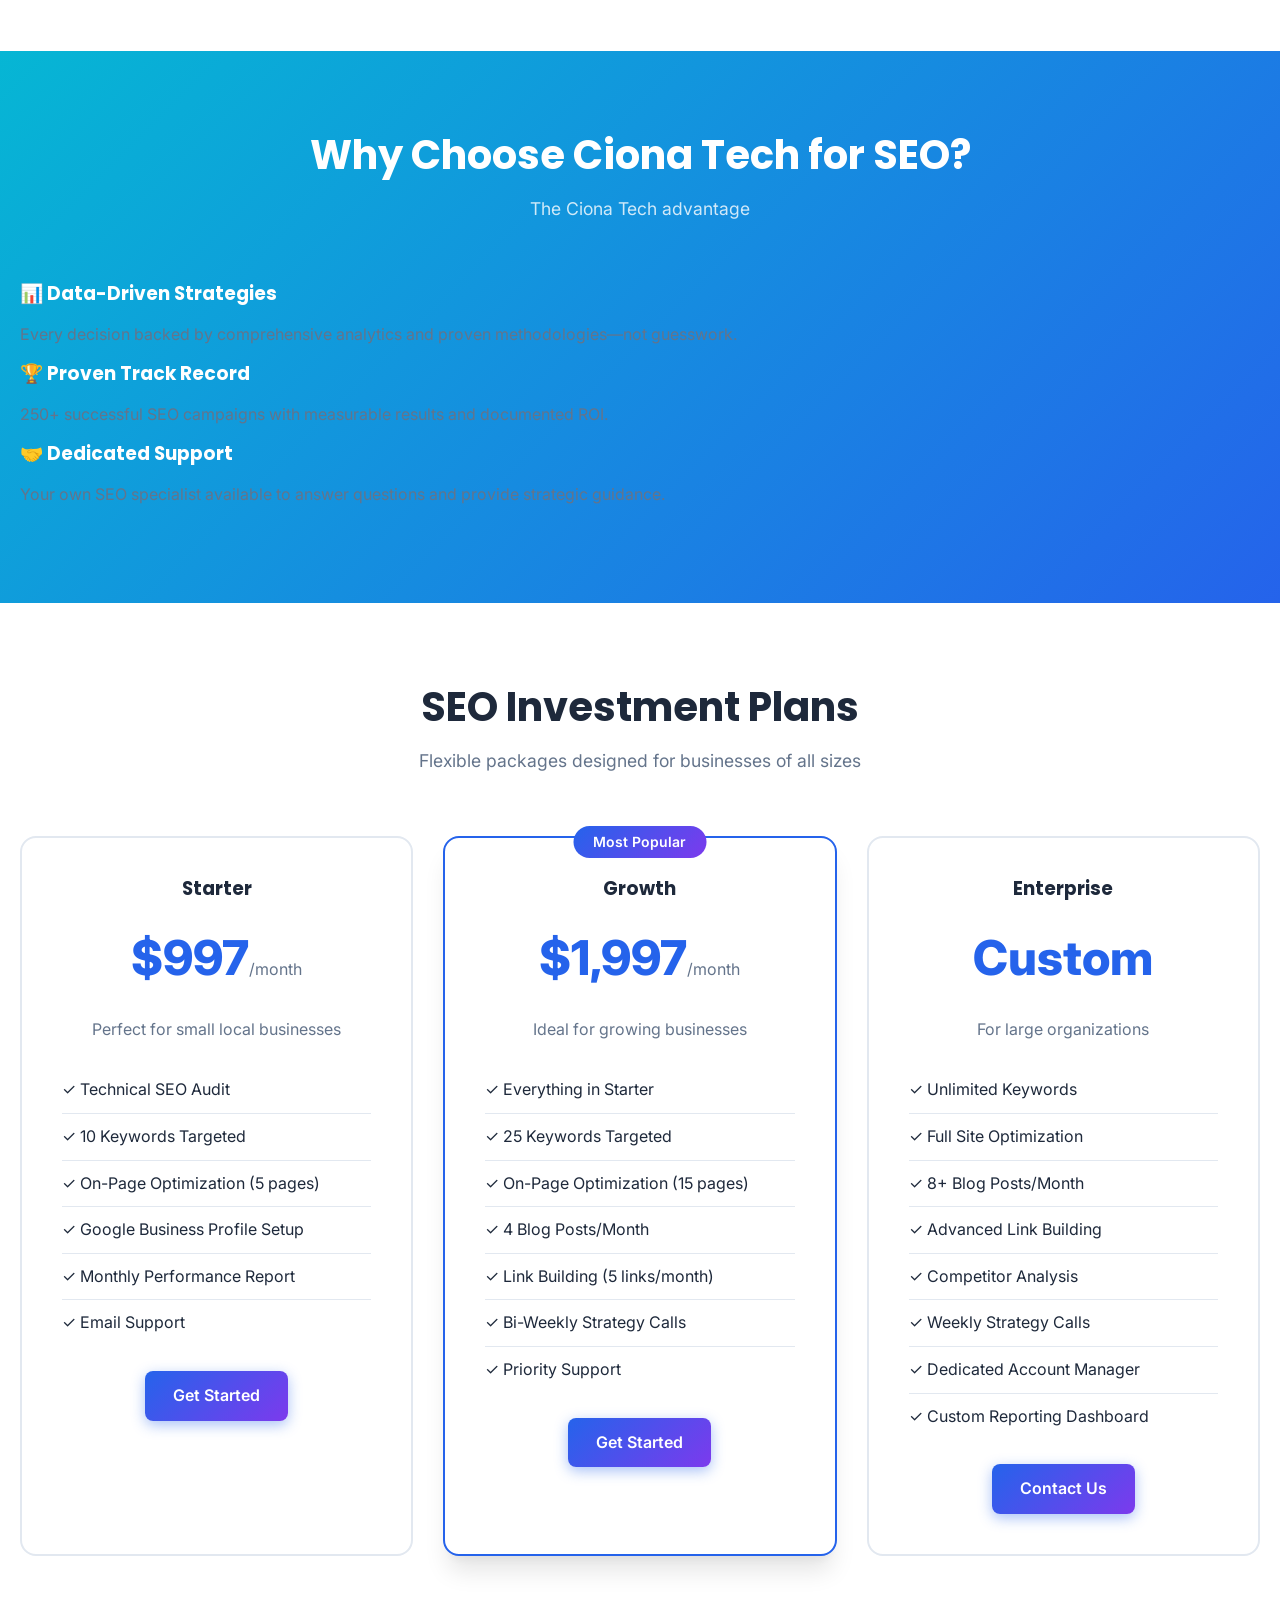
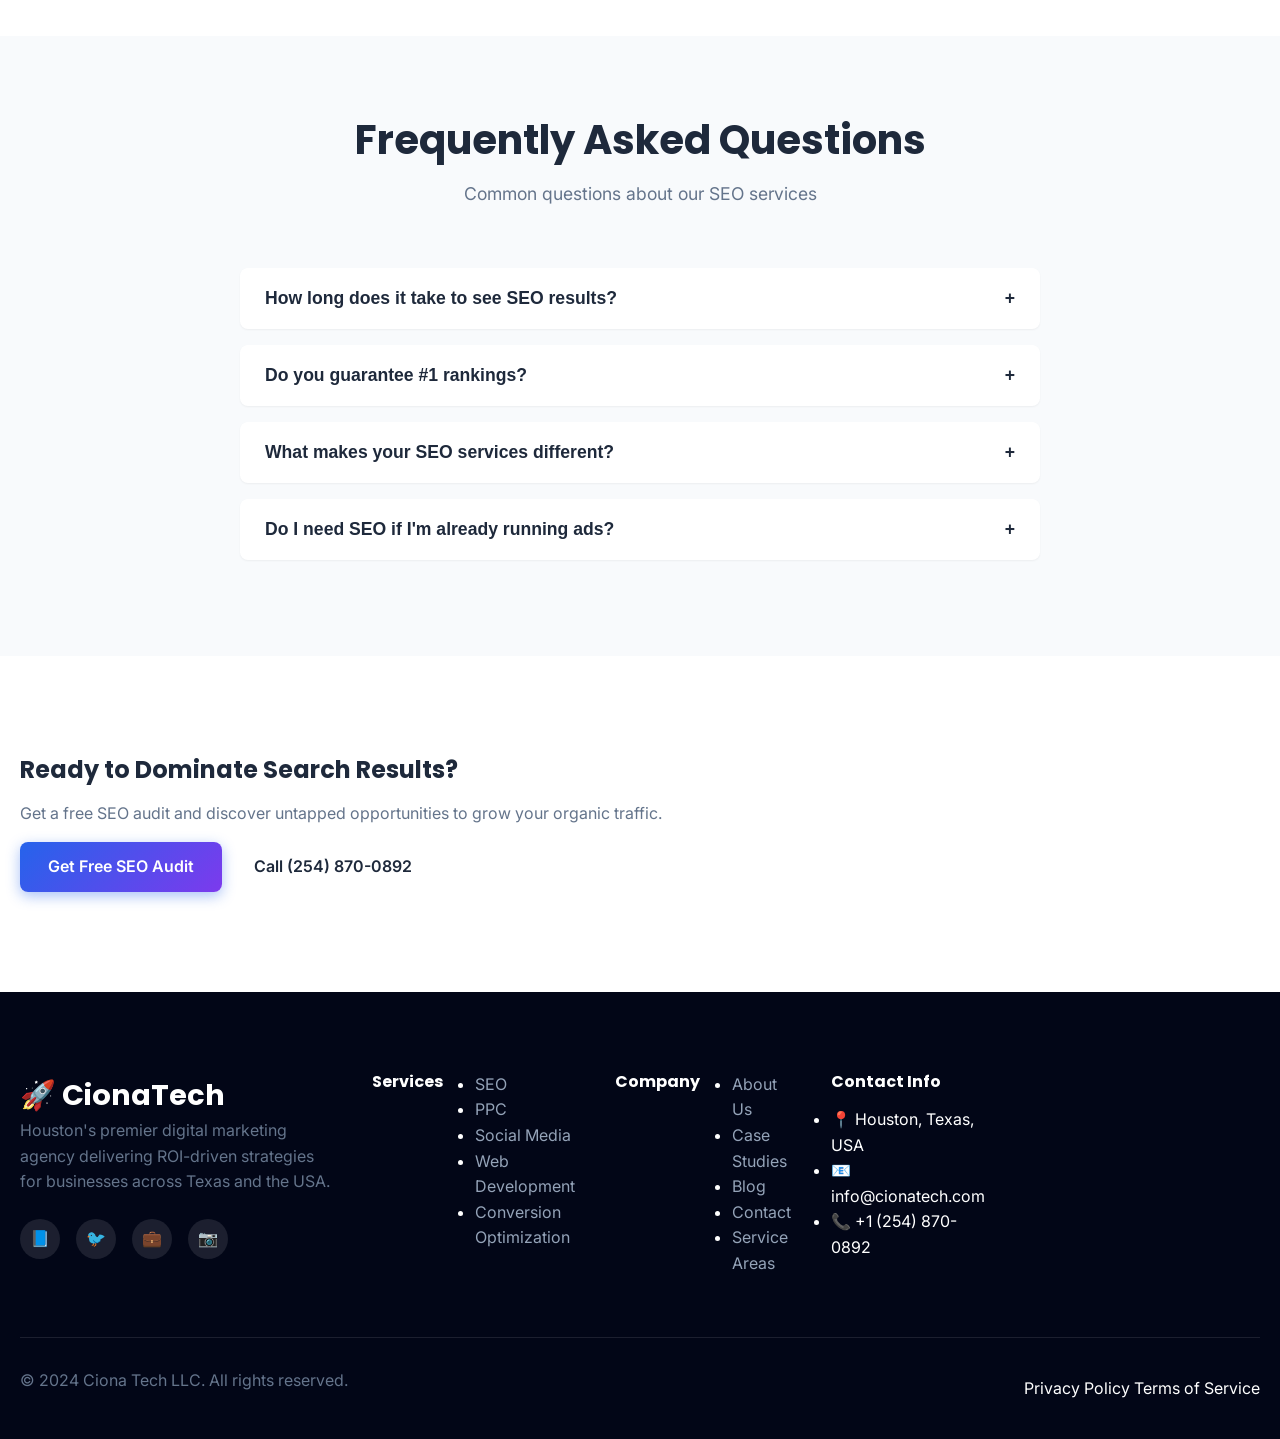
<file: cionatech-website/services-seo.html>
<!DOCTYPE html>
<html lang="en">
<head>
    <meta charset="UTF-8">
    <meta name="viewport" content="width=device-width, initial-scale=1.0">
    <meta name="description" content="Professional SEO services in Houston, TX. Boost your rankings, drive organic traffic, and grow your business with Ciona Tech's data-driven SEO strategies.">
    <meta name="keywords" content="SEO services Houston, search engine optimization, local SEO, technical SEO, Houston SEO company">
    <title>SEO Services Houston | Ciona Tech LLC - Digital Marketing Agency</title>
    
    <!-- Fonts -->
    <link rel="preconnect" href="https://fonts.googleapis.com">
    <link rel="preconnect" href="https://fonts.gstatic.com" crossorigin>
    <link href="https://fonts.googleapis.com/css2?family=Inter:wght@300;400;500;600;700&family=Poppins:wght@600;700;800&display=swap" rel="stylesheet">
    
    <!-- AOS Animation CSS -->
    <link href="https://unpkg.com/aos@2.3.1/dist/aos.css" rel="stylesheet">
    
    <!-- Main Stylesheet -->
    <link rel="stylesheet" href="css/style.css">
    
    <style>
        .service-hero {
            background: linear-gradient(135deg, #0f172a 0%, #1e3a5f 100%);
            padding: 140px 0 100px;
            position: relative;
            overflow: hidden;
        }
        
        .service-hero::before {
            content: '';
            position: absolute;
            top: 0;
            left: 0;
            right: 0;
            bottom: 0;
            background: url("data:image/svg+xml,%3Csvg width='60' height='60' viewBox='0 0 60 60' xmlns='http://www.w3.org/2000/svg'%3E%3Cg fill='none' fill-rule='evenodd'%3E%3Cg fill='%232563eb' fill-opacity='0.05'%3E%3Cpath d='M36 34v-4h-2v4h-4v2h4v4h2v-4h4v-2h-4zm0-30V0h-2v4h-4v2h4v4h2V6h4V4h-4zM6 34v-4H4v4H0v2h4v4h2v-4h4v-2H6zM6 4V0H4v4H0v2h4v4h2V6h4V4H6z'/%3E%3C/g%3E%3C/g%3E%3C/svg%3E");
        }
        
        .problems-section {
            padding: 80px 0;
            background: var(--white);
        }
        
        .problems-grid {
            display: grid;
            grid-template-columns: repeat(auto-fit, minmax(280px, 1fr));
            gap: 30px;
            margin-top: 40px;
        }
        
        .problem-card {
            background: var(--light-bg);
            padding: 35px;
            border-radius: var(--border-radius-lg);
            text-align: center;
            transition: var(--transition);
        }
        
        .problem-card:hover {
            transform: translateY(-5px);
            box-shadow: var(--shadow-lg);
        }
        
        .problem-icon {
            font-size: 48px;
            margin-bottom: 20px;
        }
        
        .solution-section {
            padding: 80px 0;
            background: var(--gradient-primary);
            color: var(--white);
        }
        
        .solution-content {
            max-width: 800px;
            margin: 0 auto;
            text-align: center;
        }
        
        .whats-included {
            padding: 80px 0;
            background: var(--light-bg);
        }
        
        .included-grid {
            display: grid;
            grid-template-columns: repeat(auto-fit, minmax(300px, 1fr));
            gap: 25px;
            margin-top: 40px;
        }
        
        .included-item {
            background: var(--white);
            padding: 25px;
            border-radius: var(--border-radius);
            display: flex;
            align-items: flex-start;
            gap: 15px;
            box-shadow: var(--shadow-sm);
        }
        
        .checkmark {
            color: #10b981;
            font-size: 24px;
            flex-shrink: 0;
        }
        
        .process-steps {
            padding: 80px 0;
            background: var(--white);
        }
        
        .process-timeline {
            max-width: 900px;
            margin: 40px auto 0;
            position: relative;
        }
        
        .process-step {
            display: flex;
            gap: 30px;
            margin-bottom: 40px;
            padding: 30px;
            background: var(--light-bg);
            border-radius: var(--border-radius-lg);
            transition: var(--transition);
        }
        
        .process-step:hover {
            box-shadow: var(--shadow-lg);
        }
        
        .step-number {
            width: 60px;
            height: 60px;
            background: var(--gradient-primary);
            border-radius: 50%;
            display: flex;
            align-items: center;
            justify-content: center;
            color: white;
            font-weight: 700;
            font-size: 24px;
            flex-shrink: 0;
        }
        
        .tools-showcase {
            padding: 80px 0;
            background: var(--darker-bg);
            color: var(--white);
        }
        
        .audience-section {
            padding: 80px 0;
            background: var(--white);
        }
        
        .audience-grid {
            display: grid;
            grid-template-columns: repeat(auto-fit, minmax(250px, 1fr));
            gap: 30px;
            margin-top: 40px;
        }
        
        .audience-card {
            text-align: center;
            padding: 30px;
            background: var(--light-bg);
            border-radius: var(--border-radius-lg);
            transition: var(--transition);
        }
        
        .audience-card:hover {
            transform: translateY(-5px);
            box-shadow: var(--shadow-lg);
        }
        
        .why-choose-us {
            padding: 80px 0;
            background: var(--gradient-secondary);
            color: var(--white);
        }
        
        .pricing-section {
            padding: 80px 0;
            background: var(--white);
        }
        
        .pricing-grid {
            display: grid;
            grid-template-columns: repeat(auto-fit, minmax(300px, 1fr));
            gap: 30px;
            margin-top: 40px;
        }
        
        .pricing-card {
            background: var(--white);
            border: 2px solid #e2e8f0;
            border-radius: var(--border-radius-lg);
            padding: 40px;
            text-align: center;
            transition: var(--transition);
            position: relative;
        }
        
        .pricing-card.featured {
            border-color: var(--primary-color);
            box-shadow: var(--shadow-xl);
        }
        
        .pricing-card.featured::before {
            content: 'Most Popular';
            position: absolute;
            top: -12px;
            left: 50%;
            transform: translateX(-50%);
            background: var(--gradient-primary);
            color: white;
            padding: 5px 20px;
            border-radius: 20px;
            font-size: 14px;
            font-weight: 600;
        }
        
        .price {
            font-size: 3rem;
            font-weight: 800;
            color: var(--primary-color);
            margin: 20px 0;
        }
        
        .price span {
            font-size: 1rem;
            color: var(--text-secondary);
            font-weight: 400;
        }
        
        .pricing-features {
            list-style: none;
            margin: 25px 0;
            text-align: left;
        }
        
        .pricing-features li {
            padding: 10px 0;
            border-bottom: 1px solid #e2e8f0;
        }
        
        .pricing-features li:last-child {
            border-bottom: none;
        }
    </style>
</head>
<body>
    <!-- Navigation -->
    <nav class="navbar">
        <div class="container">
            <div class="nav-wrapper">
                <a href="index.html" class="logo">
                    <span class="logo-icon">🚀</span>
                    <span class="logo-text">Ciona<span>Tech</span></span>
                </a>
                <button class="mobile-menu-toggle" aria-label="Toggle Menu">
                    <span></span>
                    <span></span>
                    <span></span>
                </button>
                <ul class="nav-menu">
                    <li><a href="index.html">Home</a></li>
                    <li><a href="about.html">About</a></li>
                    <li class="has-dropdown">
                        <a href="#services">Services ▾</a>
                        <ul class="dropdown">
                            <li><a href="services-seo.html" class="active">SEO</a></li>
                            <li><a href="services-ppc.html">PPC</a></li>
                            <li><a href="services-social.html">Social Media</a></li>
                            <li><a href="services-web.html">Web Development</a></li>
                            <li><a href="services-cro.html">Conversion Optimization</a></li>
                        </ul>
                    </li>
                    <li><a href="case-studies.html">Case Studies</a></li>
                    <li><a href="blog.html">Blog</a></li>
                    <li><a href="contact.html">Contact</a></li>
                    <li><a href="contact.html" class="btn btn-primary nav-cta">Get Free Audit</a></li>
                </ul>
            </div>
        </div>
    </nav>

    <!-- Service Hero -->
    <section class="service-hero">
        <div class="container">
            <div class="hero-grid">
                <div class="hero-content" data-aos="fade-right">
                    <h1 class="hero-title">
                        SEO Services in<br>
                        <span class="gradient-text">Houston, Texas</span>
                    </h1>
                    <p class="hero-subtitle" style="color:rgba(255,255,255,0.9);">
                        Dominate search results, drive qualified organic traffic, and grow your revenue 
                        with our data-driven SEO strategies tailored for Houston businesses.
                    </p>
                    <div class="hero-cta">
                        <a href="contact.html" class="btn btn-primary">Get Free SEO Audit</a>
                        <a href="#process" class="btn btn-outline-light">See Our Process</a>
                    </div>
                </div>
                <div class="hero-lottie" data-aos="fade-left">
                    <div id="seo-lottie" style="background:rgba(255,255,255,0.1);border-radius:20px;height:400px;display:flex;align-items:center;justify-content:center;font-size:120px;">🔍</div>
                </div>
            </div>
        </div>
    </section>

    <!-- Problems Section -->
    <section class="problems-section">
        <div class="container">
            <div class="section-header text-center" data-aos="fade-up">
                <h2 class="section-title">Struggling with These SEO Challenges?</h2>
                <p class="section-subtitle">You're not alone. Many Houston businesses face these issues:</p>
            </div>
            <div class="problems-grid">
                <div class="problem-card" data-aos="fade-up" data-aos-delay="100">
                    <div class="problem-icon">📉</div>
                    <h3>Low Website Traffic</h3>
                    <p>Your website isn't ranking on page 1, resulting in minimal organic visitors and missed opportunities.</p>
                </div>
                <div class="problem-card" data-aos="fade-up" data-aos-delay="200">
                    <div class="problem-icon">🎯</div>
                    <h3>Poor Keyword Rankings</h3>
                    <p>Competitors outrank you for valuable keywords, stealing your potential customers.</p>
                </div>
                <div class="problem-card" data-aos="fade-up" data-aos-delay="300">
                    <div class="problem-icon">🏪</div>
                    <h3>No Local Visibility</h3>
                    <p>Your business doesn't appear in "near me" searches or Google Maps results in Houston area.</p>
                </div>
                <div class="problem-card" data-aos="fade-up" data-aos-delay="400">
                    <div class="problem-icon">💸</div>
                    <h3>Wasted Ad Spend</h3>
                    <p>Relying too heavily on paid ads without building sustainable organic growth.</p>
                </div>
            </div>
        </div>
    </section>

    <!-- Solution Section -->
    <section class="solution-section">
        <div class="container solution-content">
            <h2 class="section-title" style="color:white;" data-aos="fade-up">Our SEO Solution</h2>
            <p style="font-size:1.2rem;margin:20px 0;color:rgba(255,255,255,0.9);" data-aos="fade-up" data-aos-delay="100">
                We combine technical expertise, content strategy, and proven link-building tactics 
                to improve your rankings, increase visibility, and drive qualified traffic that converts.
            </p>
            <div style="margin-top:40px;" data-aos="fade-up" data-aos-delay="200">
                <a href="contact.html" class="btn btn-white btn-large">Start Your SEO Journey</a>
            </div>
        </div>
    </section>

    <!-- What's Included -->
    <section class="whats-included">
        <div class="container">
            <div class="section-header text-center" data-aos="fade-up">
                <h2 class="section-title">What's Included in Our SEO Service</h2>
                <p class="section-subtitle">Comprehensive SEO solutions designed for results</p>
            </div>
            <div class="included-grid">
                <div class="included-item" data-aos="fade-up" data-aos-delay="100">
                    <span class="checkmark">✓</span>
                    <div>
                        <h4>Technical SEO Audit</h4>
                        <p>Complete website analysis identifying issues affecting rankings and performance.</p>
                    </div>
                </div>
                <div class="included-item" data-aos="fade-up" data-aos-delay="200">
                    <span class="checkmark">✓</span>
                    <div>
                        <h4>Keyword Research</h4>
                        <p>In-depth research to identify high-value keywords your customers are searching.</p>
                    </div>
                </div>
                <div class="included-item" data-aos="fade-up" data-aos-delay="300">
                    <span class="checkmark">✓</span>
                    <div>
                        <h4>On-Page Optimization</h4>
                        <p>Optimize titles, meta descriptions, headers, and content for maximum impact.</p>
                    </div>
                </div>
                <div class="included-item" data-aos="fade-up" data-aos-delay="400">
                    <span class="checkmark">✓</span>
                    <div>
                        <h4>Content Strategy</h4>
                        <p>Strategic content planning that attracts, engages, and converts your audience.</p>
                    </div>
                </div>
                <div class="included-item" data-aos="fade-up" data-aos-delay="500">
                    <span class="checkmark">✓</span>
                    <div>
                        <h4>Link Building</h4>
                        <p>High-quality backlinks from authoritative sites to boost domain authority.</p>
                    </div>
                </div>
                <div class="included-item" data-aos="fade-up" data-aos-delay="600">
                    <span class="checkmark">✓</span>
                    <div>
                        <h4>Local SEO</h4>
                        <p>Google Business Profile optimization and local citation building for Houston market.</p>
                    </div>
                </div>
                <div class="included-item" data-aos="fade-up" data-aos-delay="700">
                    <span class="checkmark">✓</span>
                    <div>
                        <h4>Monthly Reporting</h4>
                        <p>Transparent reports showing rankings, traffic, and ROI metrics.</p>
                    </div>
                </div>
                <div class="included-item" data-aos="fade-up" data-aos-delay="800">
                    <span class="checkmark">✓</span>
                    <div>
                        <h4>Ongoing Optimization</h4>
                        <p>Continuous improvements based on performance data and algorithm updates.</p>
                    </div>
                </div>
            </div>
        </div>
    </section>

    <!-- Process Section -->
    <section id="process" class="process-steps">
        <div class="container">
            <div class="section-header text-center" data-aos="fade-up">
                <h2 class="section-title">Our Proven SEO Process</h2>
                <p class="section-subtitle">A systematic approach to achieving lasting results</p>
            </div>
            <div class="process-timeline">
                <div class="process-step" data-aos="fade-right">
                    <div class="step-number">1</div>
                    <div>
                        <h3>Comprehensive Audit & Analysis</h3>
                        <p>We start with a deep dive into your current website performance, competitor landscape, and industry trends. This foundation informs every strategic decision we make.</p>
                    </div>
                </div>
                <div class="process-step" data-aos="fade-right" data-aos-delay="100">
                    <div class="step-number">2</div>
                    <div>
                        <h3>Strategy Development</h3>
                        <p>Based on our findings, we create a customized SEO roadmap with clear goals, target keywords, and actionable tactics aligned with your business objectives.</p>
                    </div>
                </div>
                <div class="process-step" data-aos="fade-right" data-aos-delay="200">
                    <div class="step-number">3</div>
                    <div>
                        <h3>Implementation & Execution</h3>
                        <p>Our team executes the strategy—optimizing your site, creating content, building links, and improving technical performance across all fronts.</p>
                    </div>
                </div>
                <div class="process-step" data-aos="fade-right" data-aos-delay="300">
                    <div class="step-number">4</div>
                    <div>
                        <h3>Monitoring & Optimization</h3>
                        <p>We continuously track performance, analyze data, and refine our approach to ensure sustained growth and adapt to search engine algorithm changes.</p>
                    </div>
                </div>
            </div>
        </div>
    </section>

    <!-- Tools Section -->
    <section class="tools-showcase">
        <div class="container">
            <div class="section-header text-center" data-aos="fade-up">
                <h2 class="section-title" style="color:white;">Tools We Use</h2>
                <p class="section-subtitle" style="color:rgba(255,255,255,0.8);">Industry-leading platforms for maximum results</p>
            </div>
            <div class="tools-grid" style="margin-top:40px; display:grid; grid-template-columns:repeat(auto-fit, minmax(150px, 1fr)); gap:30px;">
                <div class="tool-card" data-aos="zoom-in" data-aos-delay="100" style="background:rgba(255,255,255,0.1);color:white;">
                    <div class="tool-logo" style="background:white;color:#2563eb;">G</div>
                    <p>Google Analytics</p>
                </div>
                <div class="tool-card" data-aos="zoom-in" data-aos-delay="200" style="background:rgba(255,255,255,0.1);color:white;">
                    <div class="tool-logo" style="background:white;color:#2563eb;">S</div>
                    <p>SEMrush</p>
                </div>
                <div class="tool-card" data-aos="zoom-in" data-aos-delay="300" style="background:rgba(255,255,255,0.1);color:white;">
                    <div class="tool-logo" style="background:white;color:#2563eb;">A</div>
                    <p>Ahrefs</p>
                </div>
                <div class="tool-card" data-aos="zoom-in" data-aos-delay="400" style="background:rgba(255,255,255,0.1);color:white;">
                    <div class="tool-logo" style="background:white;color:#2563eb;">M</div>
                    <p>Moz Pro</p>
                </div>
                <div class="tool-card" data-aos="zoom-in" data-aos-delay="500" style="background:rgba(255,255,255,0.1);color:white;">
                    <div class="tool-logo" style="background:white;color:#2563eb;">SC</div>
                    <p>Search Console</p>
                </div>
            </div>
        </div>
    </section>

    <!-- Target Audience -->
    <section class="audience-section">
        <div class="container">
            <div class="section-header text-center" data-aos="fade-up">
                <h2 class="section-title">Who We Serve</h2>
                <p class="section-subtitle">SEO solutions tailored for your industry</p>
            </div>
            <div class="audience-grid">
                <div class="audience-card" data-aos="fade-up" data-aos-delay="100">
                    <div style="font-size:48px;margin-bottom:15px;">🏥</div>
                    <h4>Healthcare</h4>
                    <p>Hospitals, clinics, and private practices looking to attract more patients.</p>
                </div>
                <div class="audience-card" data-aos="fade-up" data-aos-delay="200">
                    <div style="font-size:48px;margin-bottom:15px;">🏠</div>
                    <h4>Real Estate</h4>
                    <p>Realtors and property managers wanting to dominate local searches.</p>
                </div>
                <div class="audience-card" data-aos="fade-up" data-aos-delay="300">
                    <div style="font-size:48px;margin-bottom:15px;">🛒</div>
                    <h4>E-commerce</h4>
                    <p>Online stores seeking to increase product visibility and sales.</p>
                </div>
                <div class="audience-card" data-aos="fade-up" data-aos-delay="400">
                    <div style="font-size:48px;margin-bottom:15px;">⚖️</div>
                    <h4>Legal Services</h4>
                    <p>Law firms needing to rank for competitive legal keywords.</p>
                </div>
            </div>
        </div>
    </section>

    <!-- Why Choose Us -->
    <section class="why-choose-us">
        <div class="container">
            <div class="section-header text-center" data-aos="fade-up">
                <h2 class="section-title" style="color:white;">Why Choose Ciona Tech for SEO?</h2>
                <p class="section-subtitle" style="color:rgba(255,255,255,0.8);">The Ciona Tech advantage</p>
            </div>
            <div class="mvv-grid" style="margin-top:40px;">
                <div class="mvv-card" data-aos="fade-up" data-aos-delay="100" style="border-top-color:#10b981;">
                    <h3>📊 Data-Driven Strategies</h3>
                    <p>Every decision backed by comprehensive analytics and proven methodologies—not guesswork.</p>
                </div>
                <div class="mvv-card" data-aos="fade-up" data-aos-delay="200" style="border-top-color:#f59e0b;">
                    <h3>🏆 Proven Track Record</h3>
                    <p>250+ successful SEO campaigns with measurable results and documented ROI.</p>
                </div>
                <div class="mvv-card" data-aos="fade-up" data-aos-delay="300" style="border-top-color:#ef4444;">
                    <h3>🤝 Dedicated Support</h3>
                    <p>Your own SEO specialist available to answer questions and provide strategic guidance.</p>
                </div>
            </div>
        </div>
    </section>

    <!-- Pricing -->
    <section class="pricing-section">
        <div class="container">
            <div class="section-header text-center" data-aos="fade-up">
                <h2 class="section-title">SEO Investment Plans</h2>
                <p class="section-subtitle">Flexible packages designed for businesses of all sizes</p>
            </div>
            <div class="pricing-grid">
                <div class="pricing-card" data-aos="fade-up" data-aos-delay="100">
                    <h3>Starter</h3>
                    <div class="price">$997<span>/month</span></div>
                    <p>Perfect for small local businesses</p>
                    <ul class="pricing-features">
                        <li>✓ Technical SEO Audit</li>
                        <li>✓ 10 Keywords Targeted</li>
                        <li>✓ On-Page Optimization (5 pages)</li>
                        <li>✓ Google Business Profile Setup</li>
                        <li>✓ Monthly Performance Report</li>
                        <li>✓ Email Support</li>
                    </ul>
                    <a href="contact.html" class="btn btn-primary">Get Started</a>
                </div>
                <div class="pricing-card featured" data-aos="fade-up" data-aos-delay="200">
                    <h3>Growth</h3>
                    <div class="price">$1,997<span>/month</span></div>
                    <p>Ideal for growing businesses</p>
                    <ul class="pricing-features">
                        <li>✓ Everything in Starter</li>
                        <li>✓ 25 Keywords Targeted</li>
                        <li>✓ On-Page Optimization (15 pages)</li>
                        <li>✓ 4 Blog Posts/Month</li>
                        <li>✓ Link Building (5 links/month)</li>
                        <li>✓ Bi-Weekly Strategy Calls</li>
                        <li>✓ Priority Support</li>
                    </ul>
                    <a href="contact.html" class="btn btn-primary">Get Started</a>
                </div>
                <div class="pricing-card" data-aos="fade-up" data-aos-delay="300">
                    <h3>Enterprise</h3>
                    <div class="price">Custom<span></span></div>
                    <p>For large organizations</p>
                    <ul class="pricing-features">
                        <li>✓ Unlimited Keywords</li>
                        <li>✓ Full Site Optimization</li>
                        <li>✓ 8+ Blog Posts/Month</li>
                        <li>✓ Advanced Link Building</li>
                        <li>✓ Competitor Analysis</li>
                        <li>✓ Weekly Strategy Calls</li>
                        <li>✓ Dedicated Account Manager</li>
                        <li>✓ Custom Reporting Dashboard</li>
                    </ul>
                    <a href="contact.html" class="btn btn-primary">Contact Us</a>
                </div>
            </div>
        </div>
    </section>

    <!-- FAQs -->
    <section class="faq-section" style="padding:80px 0;background:var(--light-bg);">
        <div class="container">
            <div class="section-header text-center" data-aos="fade-up">
                <h2 class="section-title">Frequently Asked Questions</h2>
                <p class="section-subtitle">Common questions about our SEO services</p>
            </div>
            <div class="faq-container" style="max-width:800px;margin:40px auto 0;">
                <div class="faq-item" data-aos="fade-up" data-aos-delay="100">
                    <button class="faq-question">
                        How long does it take to see SEO results?
                        <span class="faq-icon">+</span>
                    </button>
                    <div class="faq-answer">
                        <p>While some improvements can be seen within 4-6 weeks, significant SEO results typically take 3-6 months. SEO is a long-term strategy that builds momentum over time. We provide monthly reports so you can track progress every step of the way.</p>
                    </div>
                </div>
                <div class="faq-item" data-aos="fade-up" data-aos-delay="200">
                    <button class="faq-question">
                        Do you guarantee #1 rankings?
                        <span class="faq-icon">+</span>
                    </button>
                    <div class="faq-answer">
                        <p>No ethical SEO agency can guarantee specific rankings because search algorithms constantly change. However, we guarantee to follow best practices, work tirelessly on your campaign, and provide transparent reporting on all improvements and results achieved.</p>
                    </div>
                </div>
                <div class="faq-item" data-aos="fade-up" data-aos-delay="300">
                    <button class="faq-question">
                        What makes your SEO services different?
                        <span class="faq-icon">+</span>
                    </button>
                    <div class="faq-answer">
                        <p>We combine technical expertise with content excellence and proven link-building strategies. Our Houston-based team provides personalized attention, transparent communication, and strategies tailored to your specific industry and goals—not cookie-cutter solutions.</p>
                    </div>
                </div>
                <div class="faq-item" data-aos="fade-up" data-aos-delay="400">
                    <button class="faq-question">
                        Do I need SEO if I'm already running ads?
                        <span class="faq-icon">+</span>
                    </button>
                    <div class="faq-answer">
                        <p>Absolutely! SEO and PPC complement each other perfectly. While ads provide immediate visibility, SEO builds sustainable, long-term organic traffic. Together, they maximize your online presence and reduce your overall customer acquisition cost.</p>
                    </div>
                </div>
            </div>
        </div>
    </section>

    <!-- Final CTA -->
    <section class="cta-section">
        <div class="container">
            <div class="cta-box" data-aos="zoom-in">
                <h2>Ready to Dominate Search Results?</h2>
                <p>Get a free SEO audit and discover untapped opportunities to grow your organic traffic.</p>
                <div class="cta-buttons">
                    <a href="contact.html" class="btn btn-primary btn-large">Get Free SEO Audit</a>
                    <a href="tel:+12548700892" class="btn btn-outline-dark btn-large">Call (254) 870-0892</a>
                </div>
            </div>
        </div>
    </section>

    <!-- Footer -->
    <footer class="footer">
        <div class="container">
            <div class="footer-grid">
                <div class="footer-about">
                    <a href="index.html" class="logo">
                        <span class="logo-icon">🚀</span>
                        <span class="logo-text">Ciona<span>Tech</span></span>
                    </a>
                    <p>Houston's premier digital marketing agency delivering ROI-driven strategies for businesses across Texas and the USA.</p>
                    <div class="social-links">
                        <a href="#" aria-label="Facebook">📘</a>
                        <a href="#" aria-label="Twitter">🐦</a>
                        <a href="#" aria-label="LinkedIn">💼</a>
                        <a href="#" aria-label="Instagram">📷</a>
                    </div>
                </div>
                <div class="footer-links">
                    <h4>Services</h4>
                    <ul>
                        <li><a href="services-seo.html">SEO</a></li>
                        <li><a href="services-ppc.html">PPC</a></li>
                        <li><a href="services-social.html">Social Media</a></li>
                        <li><a href="services-web.html">Web Development</a></li>
                        <li><a href="services-cro.html">Conversion Optimization</a></li>
                    </ul>
                </div>
                <div class="footer-links">
                    <h4>Company</h4>
                    <ul>
                        <li><a href="about.html">About Us</a></li>
                        <li><a href="case-studies.html">Case Studies</a></li>
                        <li><a href="blog.html">Blog</a></li>
                        <li><a href="contact.html">Contact</a></li>
                        <li><a href="usa-map.html">Service Areas</a></li>
                    </ul>
                </div>
                <div class="footer-contact">
                    <h4>Contact Info</h4>
                    <ul>
                        <li>📍 Houston, Texas, USA</li>
                        <li>📧 info@cionatech.com</li>
                        <li>📞 +1 (254) 870-0892</li>
                    </ul>
                </div>
            </div>
            <div class="footer-bottom">
                <p>&copy; 2024 Ciona Tech LLC. All rights reserved.</p>
                <div class="legal-links">
                    <a href="privacy-policy.html">Privacy Policy</a>
                    <a href="terms.html">Terms of Service</a>
                </div>
            </div>
        </div>
    </footer>

    <!-- Scripts -->
    <script src="https://unpkg.com/aos@2.3.1/dist/aos.js"></script>
    <script src="js/main.js"></script>
    <script>
        AOS.init({ duration: 800, easing: 'ease-out-cubic', once: true, offset: 50 });
    </script>
</body>
</html>
</file>
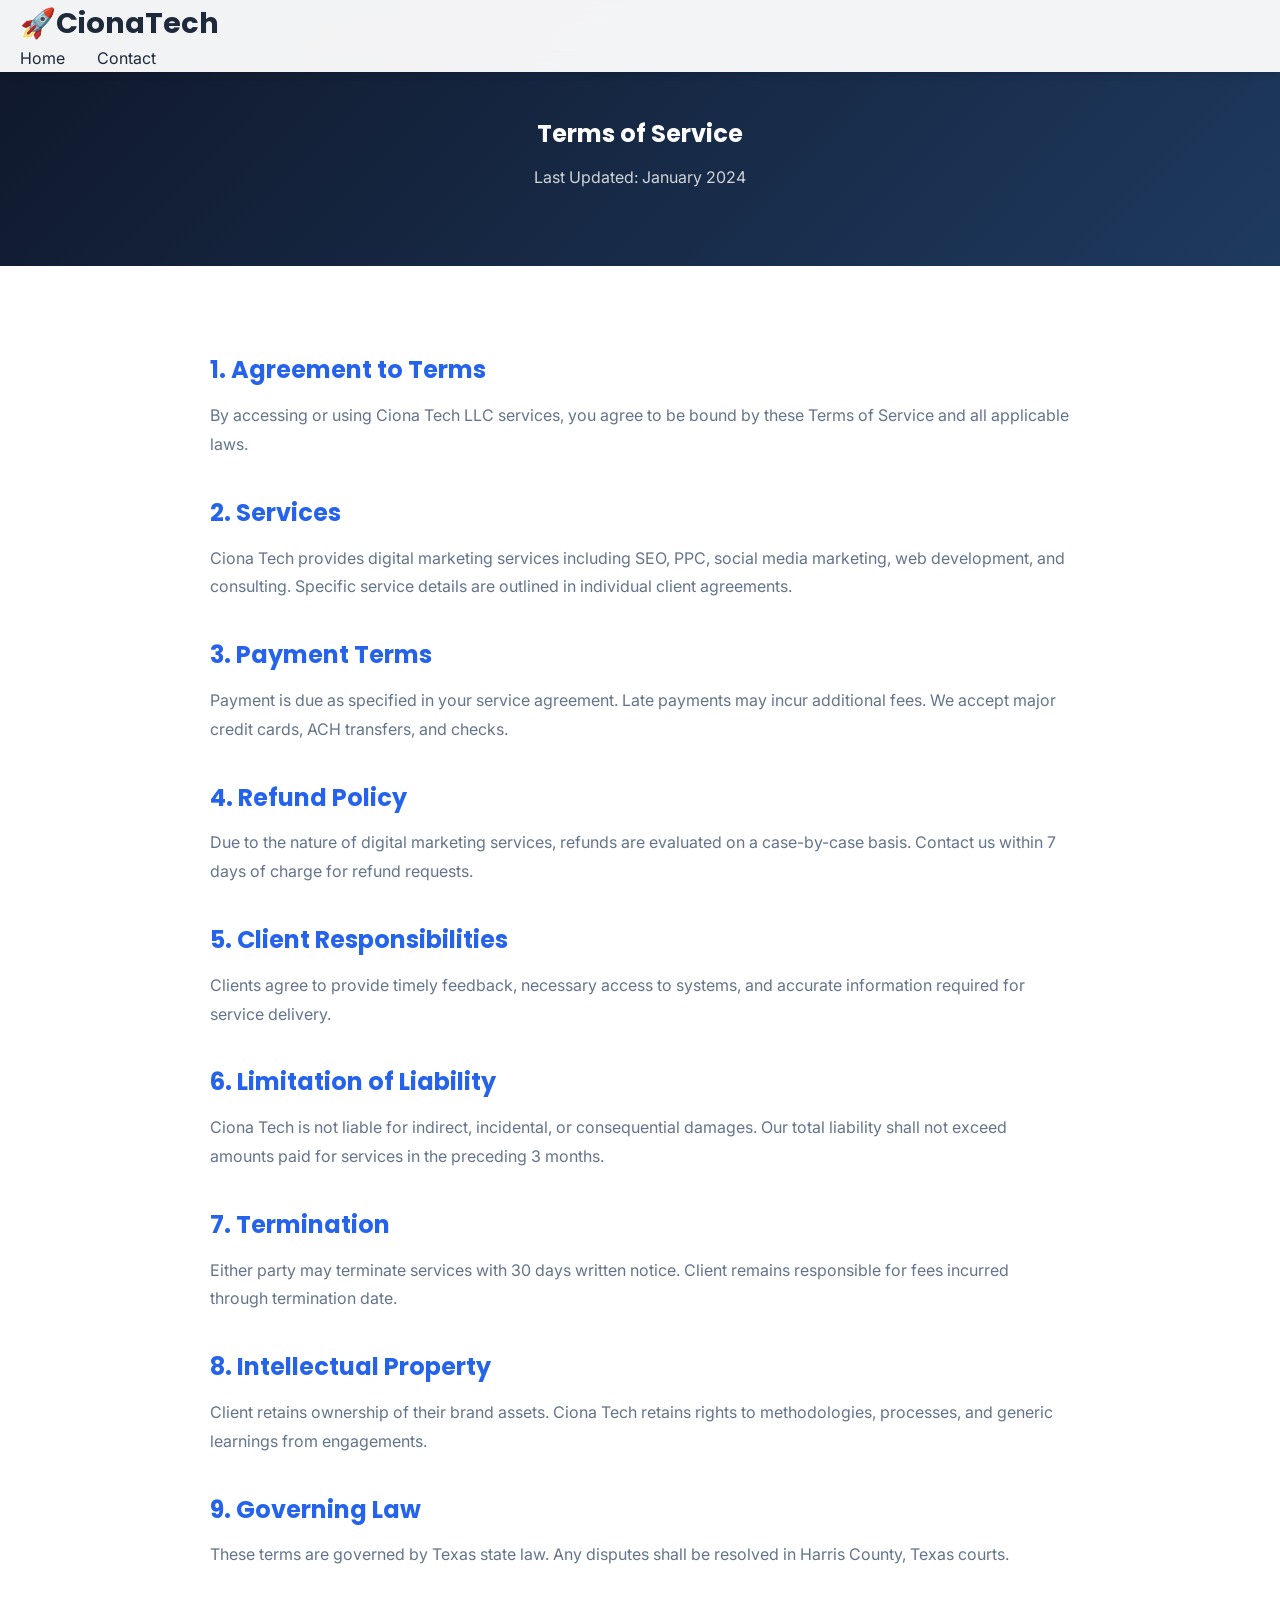
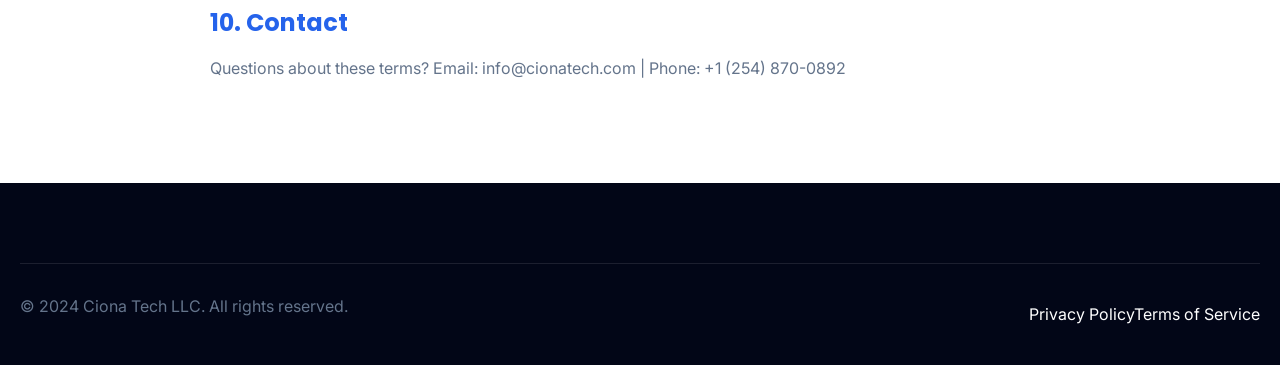
<file: cionatech-website/terms.html>
<!DOCTYPE html>
<html lang="en">
<head>
    <meta charset="UTF-8">
    <meta name="viewport" content="width=device-width, initial-scale=1.0">
    <title>Terms of Service | Ciona Tech LLC</title>
    <link rel="preconnect" href="https://fonts.googleapis.com">
    <link href="https://fonts.googleapis.com/css2?family=Inter:wght@300;400;500;600;700&family=Poppins:wght@600;700&display=swap" rel="stylesheet">
    <link rel="stylesheet" href="css/style.css">
    <style>
        .legal-hero { background: linear-gradient(135deg, #0f172a 0%, #1e3a5f 100%); padding: 120px 0 60px; color: white; }
        .legal-content { max-width: 900px; margin: 0 auto; padding: 60px 20px; }
        .legal-section { margin-bottom: 40px; }
        .legal-section h2 { color: var(--primary-color); margin-top: 30px; }
        .legal-section p, .legal-section li { color: var(--text-secondary); line-height: 1.8; }
        .legal-section ul { margin-left: 20px; }
    </style>
</head>
<body>
    <nav class="navbar"><div class="container"><div class="nav-wrapper"><a href="index.html" class="logo"><span class="logo-icon">🚀</span><span class="logo-text">Ciona<span>Tech</span></span></a><ul class="nav-menu"><li><a href="index.html">Home</a></li><li><a href="contact.html">Contact</a></li></ul></div></div></nav>

    <section class="legal-hero"><div class="container"><h1 style="color:white;text-align:center;">Terms of Service</h1><p style="text-align:center;color:rgba(255,255,255,0.8);margin-top:10px;">Last Updated: January 2024</p></div></section>

    <div class="legal-content">
        <div class="legal-section"><h2>1. Agreement to Terms</h2><p>By accessing or using Ciona Tech LLC services, you agree to be bound by these Terms of Service and all applicable laws.</p></div>
        <div class="legal-section"><h2>2. Services</h2><p>Ciona Tech provides digital marketing services including SEO, PPC, social media marketing, web development, and consulting. Specific service details are outlined in individual client agreements.</p></div>
        <div class="legal-section"><h2>3. Payment Terms</h2><p>Payment is due as specified in your service agreement. Late payments may incur additional fees. We accept major credit cards, ACH transfers, and checks.</p></div>
        <div class="legal-section"><h2>4. Refund Policy</h2><p>Due to the nature of digital marketing services, refunds are evaluated on a case-by-case basis. Contact us within 7 days of charge for refund requests.</p></div>
        <div class="legal-section"><h2>5. Client Responsibilities</h2><p>Clients agree to provide timely feedback, necessary access to systems, and accurate information required for service delivery.</p></div>
        <div class="legal-section"><h2>6. Limitation of Liability</h2><p>Ciona Tech is not liable for indirect, incidental, or consequential damages. Our total liability shall not exceed amounts paid for services in the preceding 3 months.</p></div>
        <div class="legal-section"><h2>7. Termination</h2><p>Either party may terminate services with 30 days written notice. Client remains responsible for fees incurred through termination date.</p></div>
        <div class="legal-section"><h2>8. Intellectual Property</h2><p>Client retains ownership of their brand assets. Ciona Tech retains rights to methodologies, processes, and generic learnings from engagements.</p></div>
        <div class="legal-section"><h2>9. Governing Law</h2><p>These terms are governed by Texas state law. Any disputes shall be resolved in Harris County, Texas courts.</p></div>
        <div class="legal-section"><h2>10. Contact</h2><p>Questions about these terms? Email: info@cionatech.com | Phone: +1 (254) 870-0892</p></div>
    </div>

    <footer class="footer"><div class="container"><div class="footer-bottom"><p>&copy; 2024 Ciona Tech LLC. All rights reserved.</p><div class="legal-links"><a href="privacy-policy.html">Privacy Policy</a><a href="terms.html">Terms of Service</a></div></div></div></footer>
</body>
</html>
</file>
<file: cionatech-website/css/style.css>
/* ========================================
   Ciona Tech LLC - Main Stylesheet
   Digital Marketing Agency Website
   ======================================== */

/* CSS Variables */
:root {
    --primary-color: #2563eb;
    --secondary-color: #7c3aed;
    --accent-color: #06b6d4;
    --dark-bg: #0f172a;
    --darker-bg: #020617;
    --light-bg: #f8fafc;
    --white: #ffffff;
    --text-primary: #1e293b;
    --text-secondary: #64748b;
    --text-light: #94a3b8;
    --gradient-primary: linear-gradient(135deg, #2563eb 0%, #7c3aed 100%);
    --gradient-secondary: linear-gradient(135deg, #06b6d4 0%, #2563eb 100%);
    --shadow-sm: 0 1px 2px 0 rgba(0, 0, 0, 0.05);
    --shadow-md: 0 4px 6px -1px rgba(0, 0, 0, 0.1), 0 2px 4px -1px rgba(0, 0, 0, 0.06);
    --shadow-lg: 0 10px 15px -3px rgba(0, 0, 0, 0.1), 0 4px 6px -2px rgba(0, 0, 0, 0.05);
    --shadow-xl: 0 20px 25px -5px rgba(0, 0, 0, 0.1), 0 10px 10px -5px rgba(0, 0, 0, 0.04);
    --border-radius: 8px;
    --border-radius-lg: 16px;
    --transition: all 0.3s ease;
}

/* Reset & Base Styles */
* {
    margin: 0;
    padding: 0;
    box-sizing: border-box;
}

html {
    scroll-behavior: smooth;
}

body {
    font-family: 'Inter', sans-serif;
    color: var(--text-primary);
    line-height: 1.6;
    overflow-x: hidden;
    background-color: var(--white);
}

h1, h2, h3, h4, h5, h6 {
    font-family: 'Poppins', sans-serif;
    font-weight: 700;
    line-height: 1.2;
    margin-bottom: 1rem;
}

p {
    margin-bottom: 1rem;
    color: var(--text-secondary);
}

a {
    text-decoration: none;
    color: inherit;
    transition: var(--transition);
}

img {
    max-width: 100%;
    height: auto;
    display: block;
}

.container {
    max-width: 1280px;
    margin: 0 auto;
    padding: 0 20px;
}

/* Buttons */
.btn {
    display: inline-flex;
    align-items: center;
    gap: 0.5rem;
    padding: 12px 28px;
    border-radius: var(--border-radius);
    font-weight: 600;
    font-size: 1rem;
    cursor: pointer;
    border: none;
    transition: var(--transition);
    text-align: center;
}

.btn-primary {
    background: var(--gradient-primary);
    color: var(--white);
    box-shadow: 0 4px 14px rgba(37, 99, 235, 0.4);
}

.btn-primary:hover {
    transform: translateY(-2px);
    box-shadow: 0 6px 20px rgba(37, 99, 235, 0.5);
}

.btn-secondary {
    background: var(--white);
    color: var(--primary-color);
    border: 2px solid var(--primary-color);
}

.btn-secondary:hover {
    background: var(--primary-color);
    color: var(--white);
}

.btn-outline {
    background: transparent;
    color: var(--white);
    border: 2px solid var(--white);
}

.btn-outline:hover {
    background: var(--white);
    color: var(--primary-color);
}

.btn-white {
    background: var(--white);
    color: var(--primary-color);
}

.btn-lg {
    padding: 16px 36px;
    font-size: 1.1rem;
}

/* Gradient Text */
.gradient-text {
    background: var(--gradient-primary);
    -webkit-background-clip: text;
    -webkit-text-fill-color: transparent;
    background-clip: text;
}

/* Section Styles */
section {
    padding: 100px 0;
}

.section-header {
    text-align: center;
    max-width: 800px;
    margin: 0 auto 60px;
}

.section-title {
    font-size: 2.5rem;
    margin-bottom: 1rem;
}

.section-subtitle {
    font-size: 1.1rem;
    color: var(--text-secondary);
}

/* Navigation */
.navbar {
    position: fixed;
    top: 0;
    left: 0;
    right: 0;
    z-index: 1000;
    background: rgba(255, 255, 255, 0.95);
    backdrop-filter: blur(10px);
    box-shadow: var(--shadow-md);
    transition: var(--transition);
}

.navbar.scrolled {
    background: rgba(255, 255, 255, 0.98);
    box-shadow: var(--shadow-lg);
}

.nav-container {
    display: flex;
    justify-content: space-between;
    align-items: center;
    padding: 20px;
}

.logo {
    font-size: 1.8rem;
    font-weight: 700;
    font-family: 'Poppins', sans-serif;
}

.logo-text .accent {
    color: var(--primary-color);
}

.nav-menu {
    display: flex;
    list-style: none;
    gap: 2rem;
    align-items: center;
}

.nav-link {
    font-weight: 500;
    color: var(--text-primary);
    padding: 0.5rem 0;
    position: relative;
}

.nav-link::after {
    content: '';
    position: absolute;
    bottom: 0;
    left: 0;
    width: 0;
    height: 2px;
    background: var(--gradient-primary);
    transition: var(--transition);
}

.nav-link:hover::after,
.nav-link.active::after {
    width: 100%;
}

.nav-link:hover,
.nav-link.active {
    color: var(--primary-color);
}

.dropdown {
    position: relative;
}

.dropdown-menu {
    position: absolute;
    top: 100%;
    left: 0;
    background: var(--white);
    list-style: none;
    min-width: 220px;
    box-shadow: var(--shadow-xl);
    border-radius: var(--border-radius);
    opacity: 0;
    visibility: hidden;
    transform: translateY(10px);
    transition: var(--transition);
}

.dropdown:hover .dropdown-menu {
    opacity: 1;
    visibility: visible;
    transform: translateY(0);
}

.dropdown-menu li a {
    display: block;
    padding: 12px 20px;
    color: var(--text-primary);
    font-weight: 500;
}

.dropdown-menu li a:hover {
    background: var(--light-bg);
    color: var(--primary-color);
}

.nav-cta {
    display: flex;
    align-items: center;
    gap: 1rem;
}

.hamburger {
    display: none;
    flex-direction: column;
    gap: 5px;
    background: none;
    border: none;
    cursor: pointer;
    padding: 5px;
}

.hamburger span {
    width: 25px;
    height: 3px;
    background: var(--text-primary);
    border-radius: 3px;
    transition: var(--transition);
}

/* Hero Section */
.hero {
    position: relative;
    min-height: 100vh;
    display: flex;
    align-items: center;
    padding-top: 100px;
    background: var(--darker-bg);
    overflow: hidden;
}

.hero-bg-animation {
    position: absolute;
    top: 0;
    left: 0;
    width: 100%;
    height: 100%;
    opacity: 0.1;
    z-index: 1;
}

.hero-content {
    position: relative;
    z-index: 2;
    display: grid;
    grid-template-columns: 1fr 1fr;
    gap: 60px;
    align-items: center;
}

.hero-title {
    font-size: 3.5rem;
    color: var(--white);
    margin-bottom: 1.5rem;
}

.hero-subtitle {
    font-size: 1.2rem;
    color: var(--text-light);
    margin-bottom: 2rem;
    line-height: 1.8;
}

.hero-cta {
    display: flex;
    gap: 1rem;
    margin-bottom: 3rem;
}

.hero-stats {
    display: flex;
    gap: 3rem;
}

.stat-item {
    text-align: center;
}

.stat-number {
    display: block;
    font-size: 2.5rem;
    font-weight: 700;
    color: var(--white);
    font-family: 'Poppins', sans-serif;
}

.stat-label {
    font-size: 0.9rem;
    color: var(--text-light);
}

.scroll-indicator {
    position: absolute;
    bottom: 30px;
    left: 50%;
    transform: translateX(-50%);
    animation: bounce 2s infinite;
}

.scroll-indicator i {
    color: var(--white);
    font-size: 1.5rem;
}

@keyframes bounce {
    0%, 20%, 50%, 80%, 100% {
        transform: translateX(-50%) translateY(0);
    }
    40% {
        transform: translateX(-50%) translateY(-10px);
    }
    60% {
        transform: translateX(-50%) translateY(-5px);
    }
}

/* Trust Badges */
.trust-badges {
    background: var(--light-bg);
    padding: 60px 0;
}

.badges-grid {
    display: flex;
    justify-content: center;
    align-items: center;
    gap: 3rem;
    flex-wrap: wrap;
}

.badge-item {
    text-align: center;
    opacity: 0.7;
    transition: var(--transition);
}

.badge-item:hover {
    opacity: 1;
    transform: scale(1.05);
}

.badge-item p {
    margin-top: 0.5rem;
    font-weight: 500;
    color: var(--text-secondary);
}

/* Client Logos */
.client-logos {
    padding: 60px 0;
    background: var(--white);
}

.logos-marquee {
    overflow: hidden;
    position: relative;
}

.logos-track {
    display: flex;
    gap: 4rem;
    animation: marquee 30s linear infinite;
}

.logo-item img {
    filter: grayscale(100%);
    opacity: 0.5;
    transition: var(--transition);
}

.logo-item img:hover {
    filter: grayscale(0%);
    opacity: 1;
}

@keyframes marquee {
    0% {
        transform: translateX(0);
    }
    100% {
        transform: translateX(-50%);
    }
}

/* Problems Section */
.problems {
    background: var(--light-bg);
}

.problems-grid {
    display: grid;
    grid-template-columns: repeat(auto-fit, minmax(280px, 1fr));
    gap: 30px;
}

.problem-card {
    background: var(--white);
    padding: 40px 30px;
    border-radius: var(--border-radius-lg);
    box-shadow: var(--shadow-md);
    transition: var(--transition);
    text-align: center;
}

.problem-card:hover {
    transform: translateY(-10px);
    box-shadow: var(--shadow-xl);
}

.problem-icon {
    margin-bottom: 1.5rem;
}

.problem-card h3 {
    margin-bottom: 1rem;
    color: var(--text-primary);
}

.problem-solution {
    margin-top: 1.5rem;
    padding-top: 1.5rem;
    border-top: 2px solid var(--light-bg);
    display: flex;
    align-items: center;
    justify-content: center;
    gap: 0.5rem;
    color: var(--primary-color);
    font-weight: 600;
}

/* Process Section */
.process {
    background: var(--white);
}

.process-timeline {
    display: grid;
    grid-template-columns: repeat(auto-fit, minmax(250px, 1fr));
    gap: 40px;
}

.process-step {
    position: relative;
    text-align: center;
    padding: 40px 30px;
    border-radius: var(--border-radius-lg);
    background: var(--light-bg);
    transition: var(--transition);
}

.process-step:hover {
    background: var(--white);
    box-shadow: var(--shadow-lg);
    transform: translateY(-5px);
}

.step-number {
    position: absolute;
    top: 20px;
    right: 20px;
    font-size: 3rem;
    font-weight: 700;
    color: rgba(37, 99, 235, 0.1);
    font-family: 'Poppins', sans-serif;
}

.step-lottie {
    margin-bottom: 1.5rem;
}

.process-step h3 {
    margin-bottom: 1rem;
}

/* Results Section */
.results {
    background: var(--gradient-primary);
    color: var(--white);
}

.results .section-subtitle {
    color: rgba(255, 255, 255, 0.9);
}

.results-grid {
    display: grid;
    grid-template-columns: repeat(auto-fit, minmax(250px, 1fr));
    gap: 30px;
}

.result-card {
    background: rgba(255, 255, 255, 0.1);
    backdrop-filter: blur(10px);
    padding: 40px 30px;
    border-radius: var(--border-radius-lg);
    text-align: center;
    border: 1px solid rgba(255, 255, 255, 0.2);
    transition: var(--transition);
}

.result-card:hover {
    background: rgba(255, 255, 255, 0.2);
    transform: translateY(-5px);
}

.result-icon {
    font-size: 2.5rem;
    margin-bottom: 1rem;
}

.result-number {
    font-size: 3.5rem;
    font-weight: 700;
    font-family: 'Poppins', sans-serif;
    margin-bottom: 0.5rem;
}

.result-label {
    font-size: 1.1rem;
    font-weight: 600;
    margin-bottom: 0.5rem;
}

.result-desc {
    font-size: 0.9rem;
    opacity: 0.9;
}

/* Industries Section */
.industries {
    background: var(--light-bg);
}

.industries-grid {
    display: grid;
    grid-template-columns: repeat(auto-fit, minmax(280px, 1fr));
    gap: 30px;
}

.industry-card {
    background: var(--white);
    padding: 40px 30px;
    border-radius: var(--border-radius-lg);
    box-shadow: var(--shadow-md);
    transition: var(--transition);
    text-align: center;
}

.industry-card:hover {
    transform: translateY(-10px) scale(1.02);
    box-shadow: var(--shadow-xl);
}

.industry-icon {
    font-size: 3rem;
    color: var(--primary-color);
    margin-bottom: 1.5rem;
}

.industry-card h3 {
    margin-bottom: 1rem;
}

.learn-more {
    display: inline-flex;
    align-items: center;
    gap: 0.5rem;
    color: var(--primary-color);
    font-weight: 600;
    margin-top: 1rem;
}

.learn-more:hover {
    gap: 0.8rem;
}

/* Services Section */
.services {
    background: var(--white);
}

.services-grid {
    display: grid;
    grid-template-columns: repeat(auto-fit, minmax(320px, 1fr));
    gap: 30px;
}

.service-card {
    background: var(--light-bg);
    padding: 40px 30px;
    border-radius: var(--border-radius-lg);
    transition: var(--transition);
    border: 2px solid transparent;
}

.service-card:hover {
    border-color: var(--primary-color);
    transform: translateY(-5px);
    box-shadow: var(--shadow-lg);
}

.service-lottie {
    margin-bottom: 1.5rem;
}

.service-card h3 {
    margin-bottom: 1rem;
}

.service-features {
    list-style: none;
    margin: 1.5rem 0;
}

.service-features li {
    display: flex;
    align-items: center;
    gap: 0.5rem;
    margin-bottom: 0.8rem;
    color: var(--text-secondary);
}

.service-features i {
    color: var(--primary-color);
}

.services-cta {
    text-align: center;
    margin-top: 60px;
}

/* Case Studies Preview */
.case-studies-preview {
    background: var(--light-bg);
}

.case-studies-grid {
    display: grid;
    grid-template-columns: repeat(auto-fit, minmax(350px, 1fr));
    gap: 30px;
}

.case-study-card {
    background: var(--white);
    border-radius: var(--border-radius-lg);
    overflow: hidden;
    box-shadow: var(--shadow-md);
    transition: var(--transition);
}

.case-study-card:hover {
    transform: translateY(-10px);
    box-shadow: var(--shadow-xl);
}

.case-study-image {
    position: relative;
    overflow: hidden;
}

.case-study-image img {
    width: 100%;
    height: 250px;
    object-fit: cover;
    transition: var(--transition);
}

.case-study-overlay {
    position: absolute;
    top: 0;
    left: 0;
    width: 100%;
    height: 100%;
    background: rgba(37, 99, 235, 0.9);
    display: flex;
    align-items: center;
    justify-content: center;
    opacity: 0;
    transition: var(--transition);
}

.case-study-card:hover .case-study-overlay {
    opacity: 1;
}

.case-study-card:hover .case-study-image img {
    transform: scale(1.1);
}

.case-study-content {
    padding: 30px;
}

.case-study-industry {
    display: inline-block;
    background: var(--gradient-primary);
    color: var(--white);
    padding: 5px 15px;
    border-radius: 20px;
    font-size: 0.85rem;
    font-weight: 600;
    margin-bottom: 1rem;
}

.case-study-results {
    display: flex;
    gap: 2rem;
    margin-top: 1.5rem;
    padding-top: 1.5rem;
    border-top: 2px solid var(--light-bg);
}

.result-mini {
    text-align: center;
}

.result-mini .number {
    display: block;
    font-size: 1.8rem;
    font-weight: 700;
    color: var(--primary-color);
    font-family: 'Poppins', sans-serif;
}

.result-mini .label {
    font-size: 0.85rem;
    color: var(--text-secondary);
}

.case-studies-cta {
    text-align: center;
    margin-top: 60px;
}

/* Testimonials */
.testimonials {
    background: var(--white);
}

.testimonials-carousel {
    display: grid;
    grid-template-columns: repeat(auto-fit, minmax(350px, 1fr));
    gap: 30px;
    margin-bottom: 60px;
}

.testimonial-card {
    background: var(--light-bg);
    padding: 40px 30px;
    border-radius: var(--border-radius-lg);
    position: relative;
    transition: var(--transition);
}

.testimonial-card:hover {
    transform: translateY(-5px);
    box-shadow: var(--shadow-lg);
}

.testimonial-quote {
    margin-bottom: 1.5rem;
}

.testimonial-text {
    font-style: italic;
    font-size: 1.1rem;
    line-height: 1.8;
    margin-bottom: 2rem;
    color: var(--text-primary);
}

.testimonial-author {
    display: flex;
    align-items: center;
    gap: 1rem;
    margin-bottom: 1rem;
}

.author-image {
    width: 60px;
    height: 60px;
    border-radius: 50%;
    object-fit: cover;
}

.author-info h4 {
    margin-bottom: 0.3rem;
    font-size: 1rem;
}

.author-info p {
    font-size: 0.9rem;
    color: var(--text-secondary);
}

.testimonial-rating {
    color: #fbbf24;
    font-size: 1rem;
}

.video-testimonials {
    text-align: center;
}

.video-testimonials h3 {
    margin-bottom: 2rem;
    font-size: 1.8rem;
}

.video-grid {
    display: grid;
    grid-template-columns: repeat(auto-fit, minmax(400px, 1fr));
    gap: 30px;
}

.video-thumbnail {
    position: relative;
    border-radius: var(--border-radius-lg);
    overflow: hidden;
    cursor: pointer;
}

.video-thumbnail img {
    width: 100%;
    height: 250px;
    object-fit: cover;
    transition: var(--transition);
}

.play-btn {
    position: absolute;
    top: 50%;
    left: 50%;
    transform: translate(-50%, -50%);
    width: 70px;
    height: 70px;
    background: var(--white);
    border-radius: 50%;
    display: flex;
    align-items: center;
    justify-content: center;
    font-size: 1.5rem;
    color: var(--primary-color);
    border: none;
    cursor: pointer;
    transition: var(--transition);
}

.video-thumbnail:hover .play-btn {
    transform: translate(-50%, -50%) scale(1.1);
}

/* FAQs */
.faqs {
    background: var(--light-bg);
}

.faq-list {
    max-width: 800px;
    margin: 0 auto;
}

.faq-item {
    background: var(--white);
    border-radius: var(--border-radius);
    margin-bottom: 1rem;
    overflow: hidden;
    box-shadow: var(--shadow-sm);
}

.faq-question {
    width: 100%;
    padding: 20px 25px;
    background: none;
    border: none;
    display: flex;
    justify-content: space-between;
    align-items: center;
    cursor: pointer;
    font-size: 1.1rem;
    font-weight: 600;
    color: var(--text-primary);
    text-align: left;
    transition: var(--transition);
}

.faq-question:hover {
    background: var(--light-bg);
}

.faq-question i {
    transition: var(--transition);
}

.faq-item.active .faq-question i {
    transform: rotate(180deg);
}

.faq-answer {
    max-height: 0;
    overflow: hidden;
    transition: max-height 0.3s ease;
}

.faq-item.active .faq-answer {
    max-height: 300px;
}

.faq-answer p {
    padding: 0 25px 20px;
    color: var(--text-secondary);
    line-height: 1.8;
}

/* Final CTA */
.final-cta {
    background: var(--gradient-primary);
    padding: 100px 0;
}

.cta-content {
    text-align: center;
    max-width: 700px;
    margin: 0 auto;
    color: var(--white);
}

.cta-lottie {
    margin: 0 auto 2rem;
}

.cta-content h2 {
    font-size: 2.5rem;
    margin-bottom: 1rem;
}

.cta-content > p {
    font-size: 1.2rem;
    margin-bottom: 2rem;
    opacity: 0.95;
}

.cta-form {
    display: grid;
    grid-template-columns: repeat(auto-fit, minmax(200px, 1fr));
    gap: 1rem;
    margin-bottom: 1.5rem;
}

.cta-form input,
.cta-form select {
    padding: 15px 20px;
    border-radius: var(--border-radius);
    border: none;
    font-size: 1rem;
    font-family: 'Inter', sans-serif;
}

.cta-form button {
    width: 100%;
}

.cta-note {
    font-size: 0.9rem;
    opacity: 0.8;
}

/* Footer */
.footer {
    background: var(--darker-bg);
    color: var(--white);
    padding: 80px 0 30px;
}

.footer-grid {
    display: grid;
    grid-template-columns: 2fr 1fr 1fr 1fr 1.5fr;
    gap: 40px;
    margin-bottom: 60px;
}

.footer-col h4 {
    margin-bottom: 1.5rem;
    font-size: 1.1rem;
}

.footer-col ul {
    list-style: none;
}

.footer-col ul li {
    margin-bottom: 0.8rem;
}

.footer-col ul li a {
    color: var(--text-light);
    transition: var(--transition);
}

.footer-col ul li a:hover {
    color: var(--white);
    padding-left: 5px;
}

.contact-info li {
    display: flex;
    align-items: center;
    gap: 0.8rem;
    color: var(--text-light);
}

.contact-info i {
    color: var(--primary-color);
}

.social-links {
    display: flex;
    gap: 1rem;
    margin-top: 1.5rem;
}

.social-links a {
    width: 40px;
    height: 40px;
    background: rgba(255, 255, 255, 0.1);
    border-radius: 50%;
    display: flex;
    align-items: center;
    justify-content: center;
    color: var(--white);
    transition: var(--transition);
}

.social-links a:hover {
    background: var(--primary-color);
    transform: translateY(-3px);
}

.footer-bottom {
    display: flex;
    justify-content: space-between;
    align-items: center;
    padding-top: 30px;
    border-top: 1px solid rgba(255, 255, 255, 0.1);
}

.footer-links {
    display: flex;
    gap: 2rem;
}

.footer-links a {
    color: var(--text-light);
}

.footer-links a:hover {
    color: var(--white);
}

/* Live Chat */
.live-chat {
    position: fixed;
    bottom: 30px;
    right: 30px;
    z-index: 999;
}

.chat-toggle {
    width: 60px;
    height: 60px;
    background: var(--gradient-primary);
    border: none;
    border-radius: 50%;
    color: var(--white);
    font-size: 1.5rem;
    cursor: pointer;
    box-shadow: var(--shadow-lg);
    transition: var(--transition);
}

.chat-toggle:hover {
    transform: scale(1.1);
}

.chat-window {
    position: absolute;
    bottom: 80px;
    right: 0;
    width: 350px;
    background: var(--white);
    border-radius: var(--border-radius-lg);
    box-shadow: var(--shadow-xl);
    overflow: hidden;
    display: none;
}

.chat-window.active {
    display: block;
    animation: slideUp 0.3s ease;
}

@keyframes slideUp {
    from {
        opacity: 0;
        transform: translateY(20px);
    }
    to {
        opacity: 1;
        transform: translateY(0);
    }
}

.chat-header {
    background: var(--gradient-primary);
    color: var(--white);
    padding: 20px;
    display: flex;
    justify-content: space-between;
    align-items: center;
}

.chat-close {
    background: none;
    border: none;
    color: var(--white);
    font-size: 1.5rem;
    cursor: pointer;
}

.chat-body {
    padding: 20px;
    min-height: 200px;
}

.chat-input {
    display: flex;
    padding: 15px;
    border-top: 1px solid var(--light-bg);
}

.chat-input input {
    flex: 1;
    padding: 10px 15px;
    border: 1px solid var(--light-bg);
    border-radius: var(--border-radius);
    outline: none;
}

.chat-input button {
    margin-left: 10px;
    padding: 10px 15px;
    background: var(--gradient-primary);
    border: none;
    border-radius: var(--border-radius);
    color: var(--white);
    cursor: pointer;
}

/* Scroll to Top */
.scroll-top {
    position: fixed;
    bottom: 30px;
    right: 100px;
    width: 50px;
    height: 50px;
    background: var(--gradient-primary);
    border: none;
    border-radius: 50%;
    color: var(--white);
    font-size: 1.2rem;
    cursor: pointer;
    opacity: 0;
    visibility: hidden;
    transition: var(--transition);
    z-index: 998;
}

.scroll-top.visible {
    opacity: 1;
    visibility: visible;
}

.scroll-top:hover {
    transform: translateY(-5px);
}

/* Responsive Design */
@media (max-width: 1024px) {
    .hero-content {
        grid-template-columns: 1fr;
        text-align: center;
    }
    
    .hero-visual {
        order: -1;
    }
    
    .hero-cta {
        justify-content: center;
    }
    
    .hero-stats {
        justify-content: center;
    }
    
    .footer-grid {
        grid-template-columns: repeat(2, 1fr);
    }
}

@media (max-width: 768px) {
    .nav-menu {
        position: fixed;
        top: 80px;
        left: -100%;
        width: 100%;
        height: calc(100vh - 80px);
        background: var(--white);
        flex-direction: column;
        padding: 40px 20px;
        transition: var(--transition);
    }
    
    .nav-menu.active {
        left: 0;
    }
    
    .hamburger {
        display: flex;
    }
    
    .hamburger.active span:nth-child(1) {
        transform: rotate(45deg) translate(5px, 5px);
    }
    
    .hamburger.active span:nth-child(2) {
        opacity: 0;
    }
    
    .hamburger.active span:nth-child(3) {
        transform: rotate(-45deg) translate(7px, -6px);
    }
    
    .hero-title {
        font-size: 2.5rem;
    }
    
    .section-title {
        font-size: 2rem;
    }
    
    .footer-grid {
        grid-template-columns: 1fr;
    }
    
    .footer-bottom {
        flex-direction: column;
        gap: 1rem;
        text-align: center;
    }
    
    .chat-window {
        width: 300px;
        right: -50px;
    }
    
    .scroll-top {
        right: 30px;
    }
}

@media (max-width: 480px) {
    .hero-title {
        font-size: 2rem;
    }
    
    .hero-cta {
        flex-direction: column;
    }
    
    .hero-stats {
        flex-direction: column;
        gap: 1.5rem;
    }
    
    .badges-grid {
        gap: 1.5rem;
    }
    
    .video-grid {
        grid-template-columns: 1fr;
    }
}
</file>
